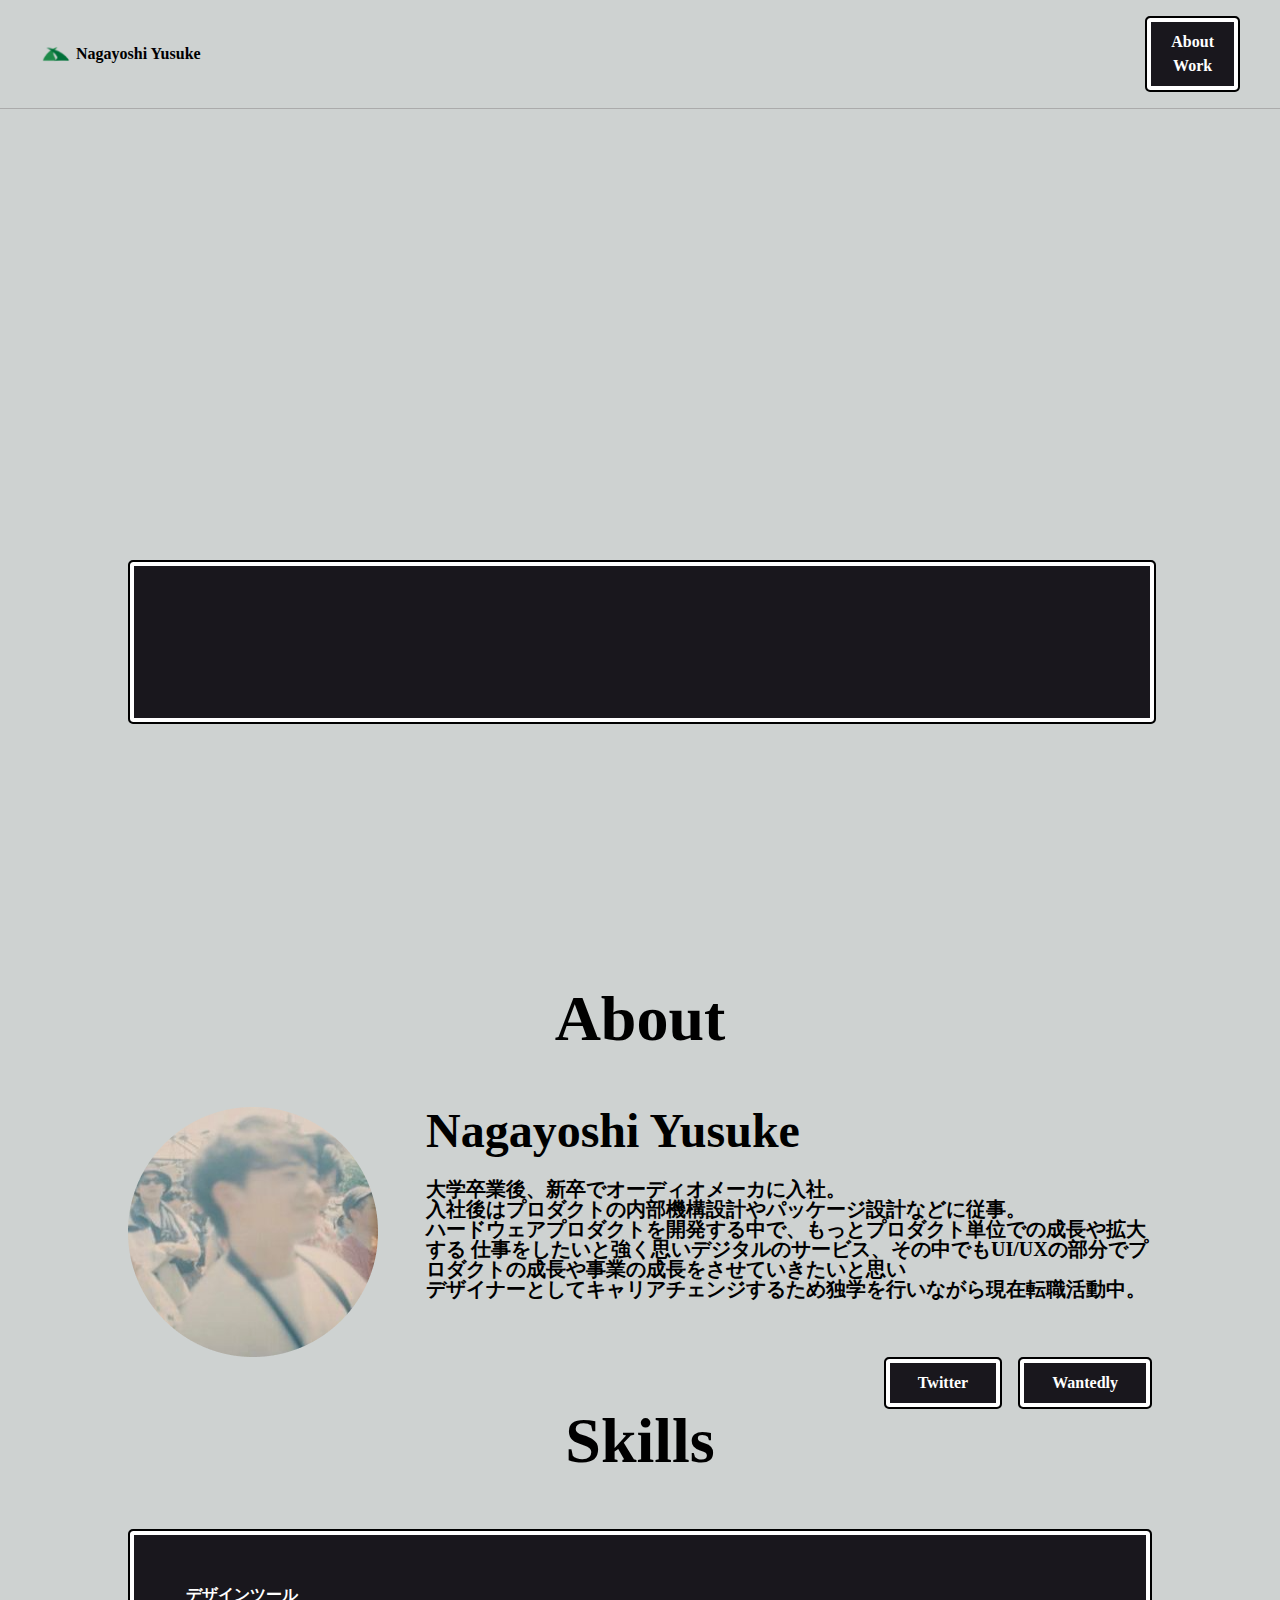
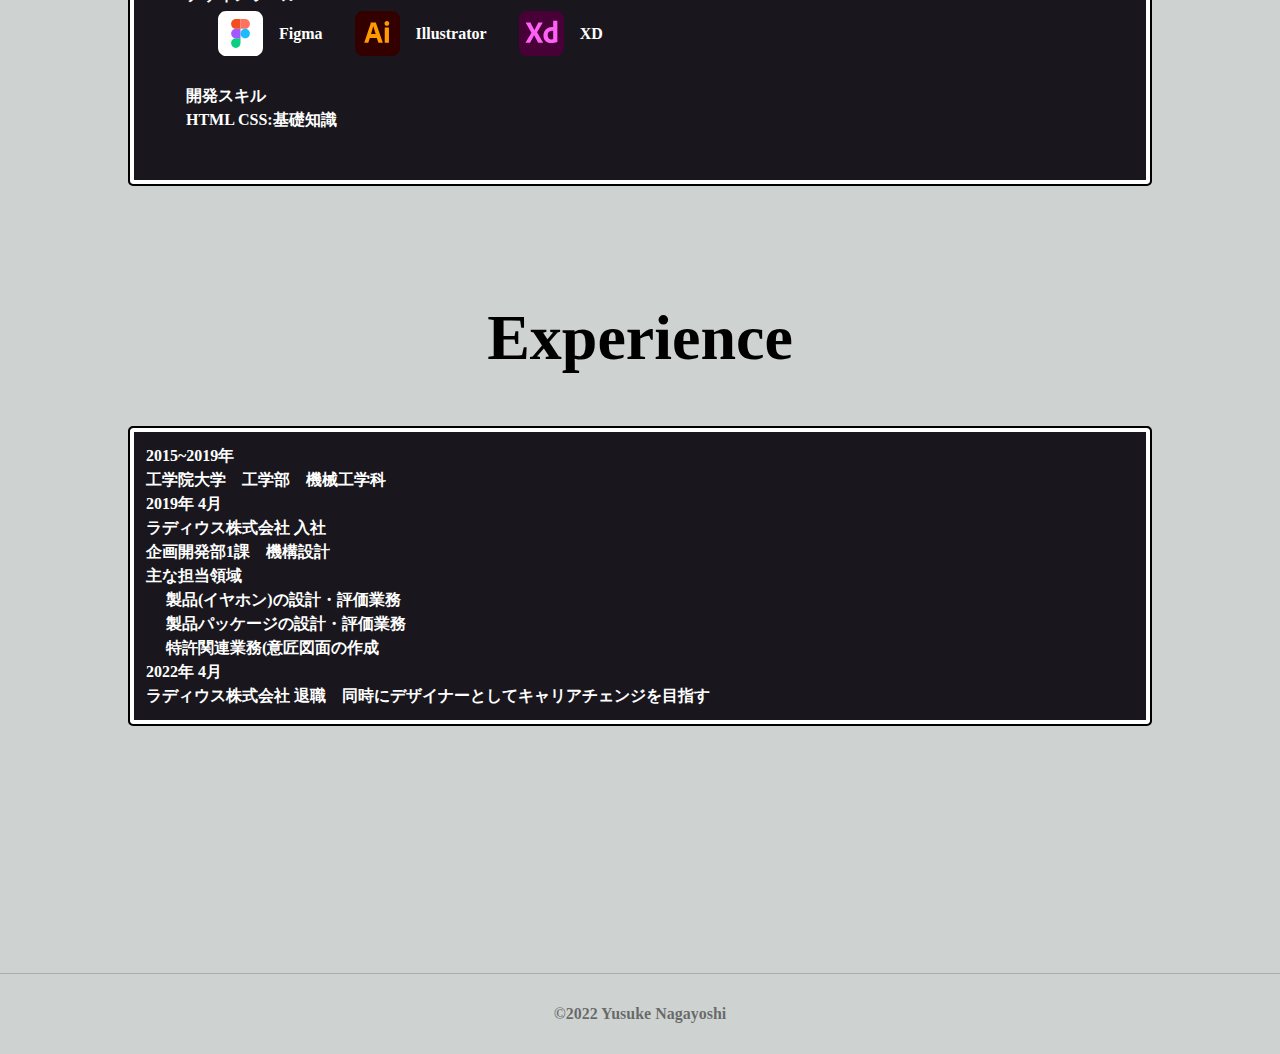
<file: index.html>
<!DOCTYPE html>
<html lang="ja">
<head>
     <!-- Global site tag (gtag.js) - Google Analytics -->
     <script async src="https://www.googletagmanager.com/gtag/js?id=UA-236569738-2"></script>
     <script>
       window.dataLayer = window.dataLayer || [];
       function gtag(){dataLayer.push(arguments);}
       gtag('js', new Date());
       gtag('config', 'UA-236569738-2');
     </script>
    <meta charset="UTF-8">
    <meta http-equiv="X-UA-Compatible" content="IE=edge">
    <meta name="viewport" content="width=device-width, initial-scale=1.0">
    <title>Nagayoshi Designer</title>
    <link rel="stylesheet" href="css/reset.css">
    <link rel="stylesheet" href="css/styles.css">

</head>
<body>
    <header>

        <div class="logo">
            <img src="img/logo.svg" width="32" height="32" >
            <p class="logo-pc">Nagayoshi Yusuke</p>
            <div class="nav-container-sp">
                <p class="logo-sp">Nagayoshi Yusuke</p>
                <div class="nav-button">
                    <p class="nav-slash-sp">/</p>
                    <a href="#" class="nav-about-sp" id="open">About</a>
                </div>
                <div id="mask" class="hidden"></div>
            </div>
        </div>

        <nav id="textboard-sp" class="hidden">
            <a href="index.html" class="nav-about">About</a>
            <a href="work.html" class="nav-work">Work</a>
        </nav>

        <nav class="textboard">
            <a href="index.html" class="nav-about">About</a>
            <a href="work.html" class="nav-work">Work</a>
        </nav>
    
    </header>

    <main>
        <!-- <div class="main-pic-container">
            <img src="img/Twitter_icon_02.png" alt="">
        </div> -->
        <div class="key-frame">
            <!-- <img src="img/key.svg" width="640" height="232" class="key"> -->
            <!-- <img src="img/key.svg"  class="key"> -->
            <div class ="main-frame">
                <!-- <p class ="main-frame-text">なんと　ナガヨシが　おきあがり<br>
                    なかまに　なりたそうに　こちらをみている!<br>
                    ポートフォリオを　みてみますか？
                </p> -->
                <div class ="main-frame-text">
                    <p class="flowing">なんと　ナガヨシが　おきあがり</p>
                    <p class="flowing">なかまに　なりたそうに　こちらをみている!</p>
                    <p class="flowing">ポートフォリオを　みてみますか？</p>
                </div>
            </div>
        </div>
        <!-- <img src="img/key.svg" width="32" height="32">
        <div class ="main-frame">
            <p class ="main-frame-text">なんと　ナガヨシが　おきあがり<br>
                なかまに　なりたそうに　こちらをみている!<br>
                ポートフォリオを　みてみますか？
            </p>
        </div> -->

        <!-- <div class ="text-box">
                <p>なんと　ナガヨシが　おきあがり<br>
                なかまに　なりたそうに　こちらをみている!<br>
                ポートフォリオを　みてみますか？</p>
        </div> -->

        


        <div class ="main-about">
            <h1 class = "section-title">About</h1>

            <div class="about-profile-container">

                <img src="img/profile.png"　 class="profile-img">

                <div class="about-name-container">
                    <p class="about-name">Nagayoshi Yusuke</p>
                    <p class="about-profile-text">大学卒業後、新卒でオーディオメーカに入社。<br>
                    入社後はプロダクトの内部機構設計やパッケージ設計などに従事。<br>
                    ハードウェアプロダクトを開発する中で、もっとプロダクト単位での成長や拡大する
                    仕事をしたいと強く思いデジタルのサービス、その中でもUI/UXの部分でプロダクトの成長や事業の成長をさせていきたいと思い<br>
                    デザイナーとしてキャリアチェンジするため独学を行いながら現在転職活動中。<br>
                    </p>
                </div>

            </div>


            <div class="SNS-link">
                <div class="SNS-button">
                    <a href="https://twitter.com/Yuus77777" target="_blank" rel="noopener noreferrer">Twitter</a>
                </div>

                <div class="SNS-button">
                    <a href="https://www.wantedly.com/id/yusuke_nagayoshi" target="_blank" rel="noopener noreferrer">Wantedly</a>
                </div>
            </div>

        </div>

        <div class ="main-skills">
            <h1 class = "section-title">Skills</h1>
            <div class="skills-container">
                <div class="design-tools">
                    <p class="design-tools-name">デザインツール</p>
                    <ul class="tools-name">
                        <li class="tools">
                            <img src="img/Figma.svg">
                            <p class="tool">Figma</p>
                        </li>
                        <li class="tools">
                            <img src="img/Illustrator.svg">
                            <p class="tool">Illustrator</p>
                        </li>
                        <li class="tools">
                            <img src="img/Xd.svg">
                            <p class="tool">XD</p>
                        </li>
                        <!-- <li>
                            <img src="">
                            <p class="tool">Blender</p>
                        </li> -->
                    </ul>

                </div>

                <div class="dev-tools">
                    <p class="dev-tools-name">開発スキル</p>
                    <p>HTML CSS:基礎知識</p>
                    
                </div>

            </div>
        </div>

        <div class="main-experience">
            <h1 class = "section-title">Experience</h1>
            <div class="experience-container">
                <p class="experinece-text">
                    2015~2019年<br>
                    工学院大学　工学部　機械工学科<br>
                    2019年 4月<br>
                    ラディウス株式会社 入社 <br>
                    企画開発部1課　機構設計<br>
                    主な担当領域<br>
                    &nbsp; &nbsp; &nbsp;製品(イヤホン)の設計・評価業務<br>
                    &nbsp; &nbsp; &nbsp;製品パッケージの設計・評価業務<br>
                    &nbsp; &nbsp; &nbsp;特許関連業務(意匠図面の作成<br>
                    2022年 4月<br>
                    ラディウス株式会社 退職　同時にデザイナーとしてキャリアチェンジを目指す<br>
                </p>

        </div>
    </main>

    <footer>
        <div class="footer-container">
            <p class="footer-text">©︎2022 Yusuke Nagayoshi</p>
        </div>
    </footer>




    




    <script src="js/main.js"></script>

</body>
</html>
</file>
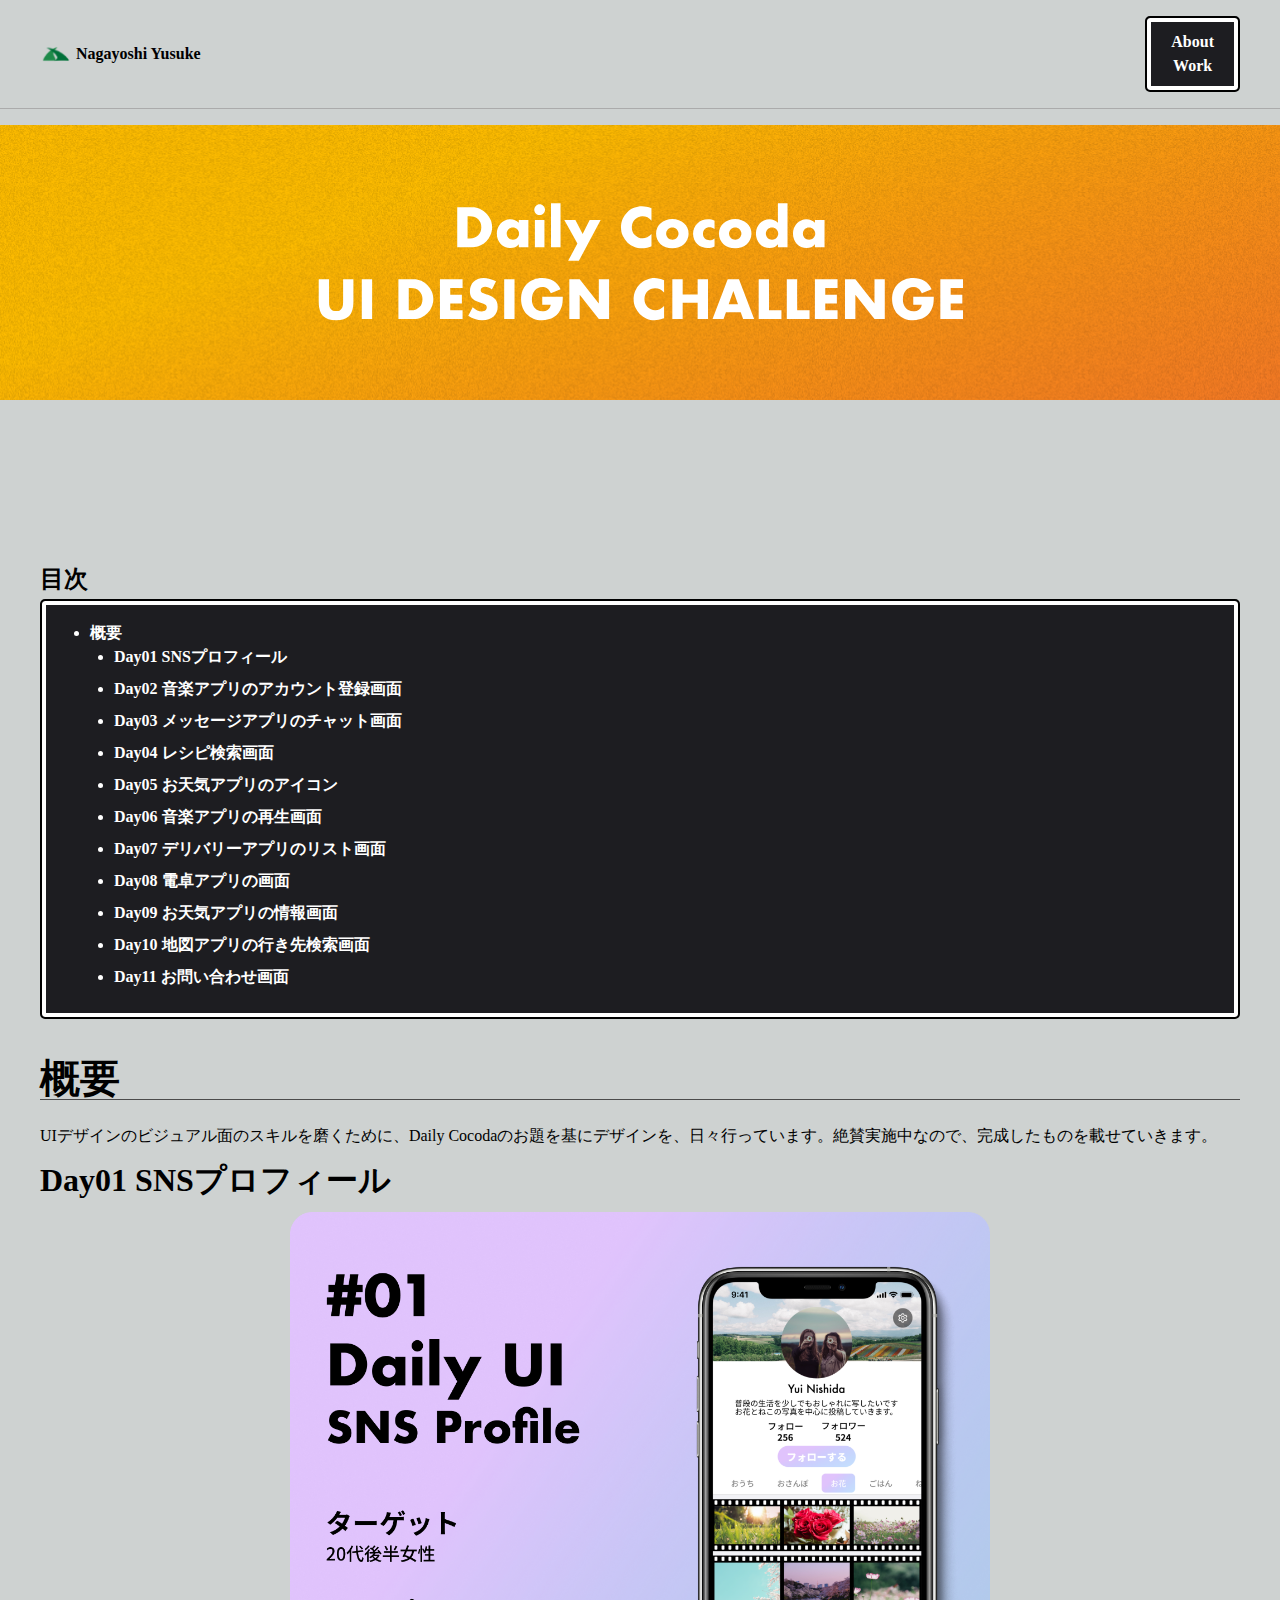
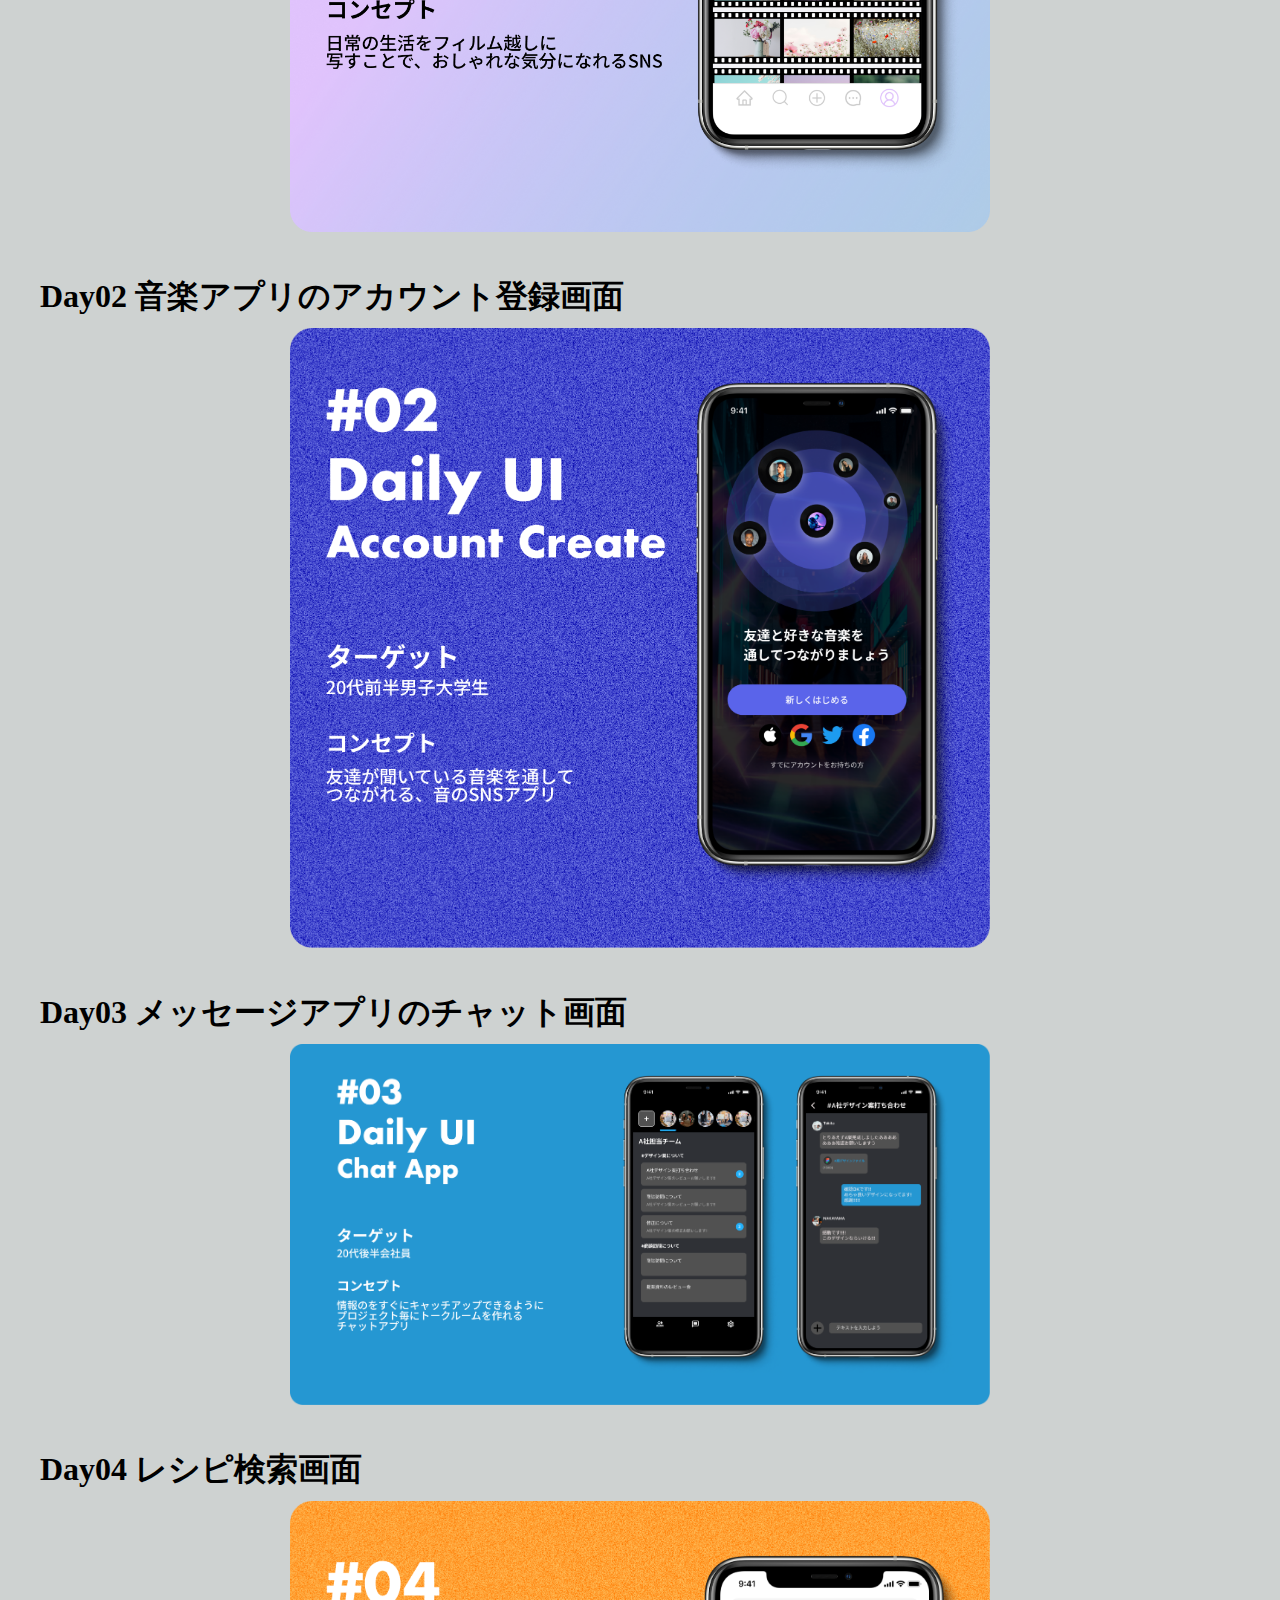
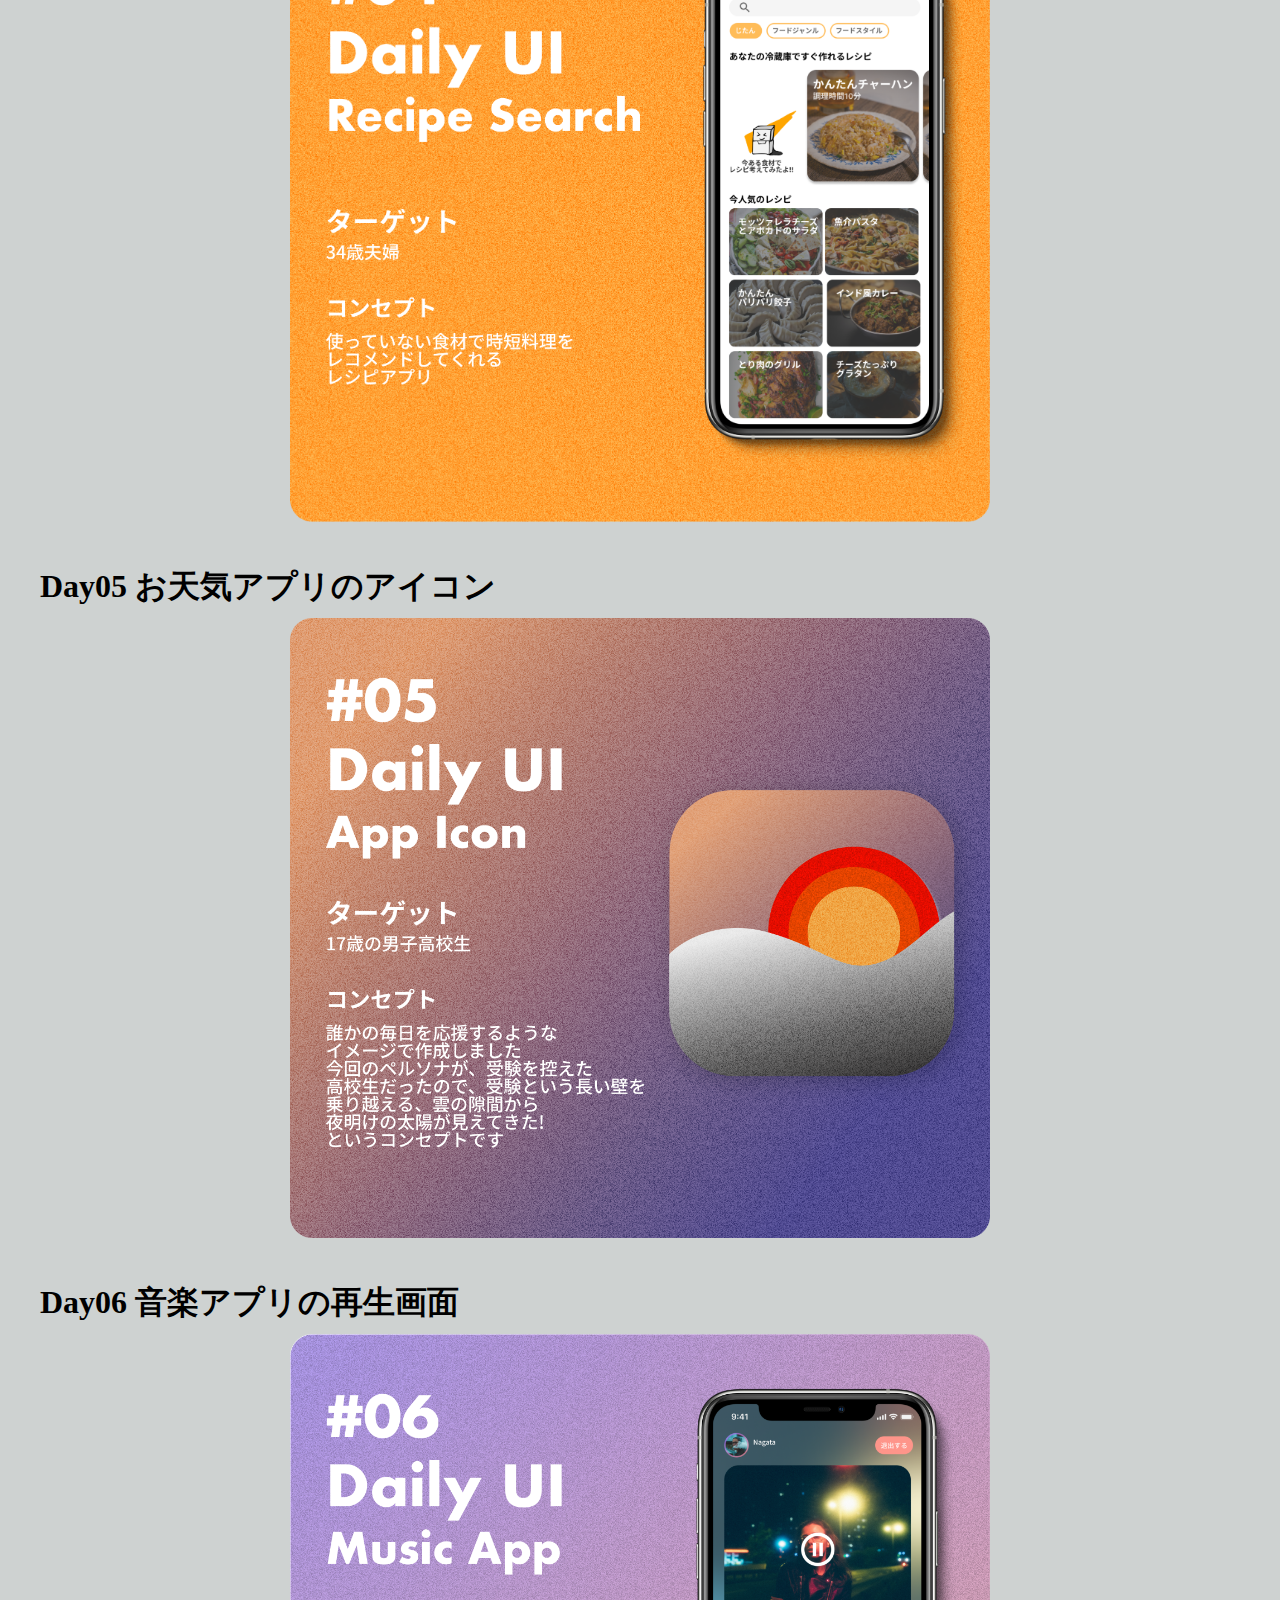
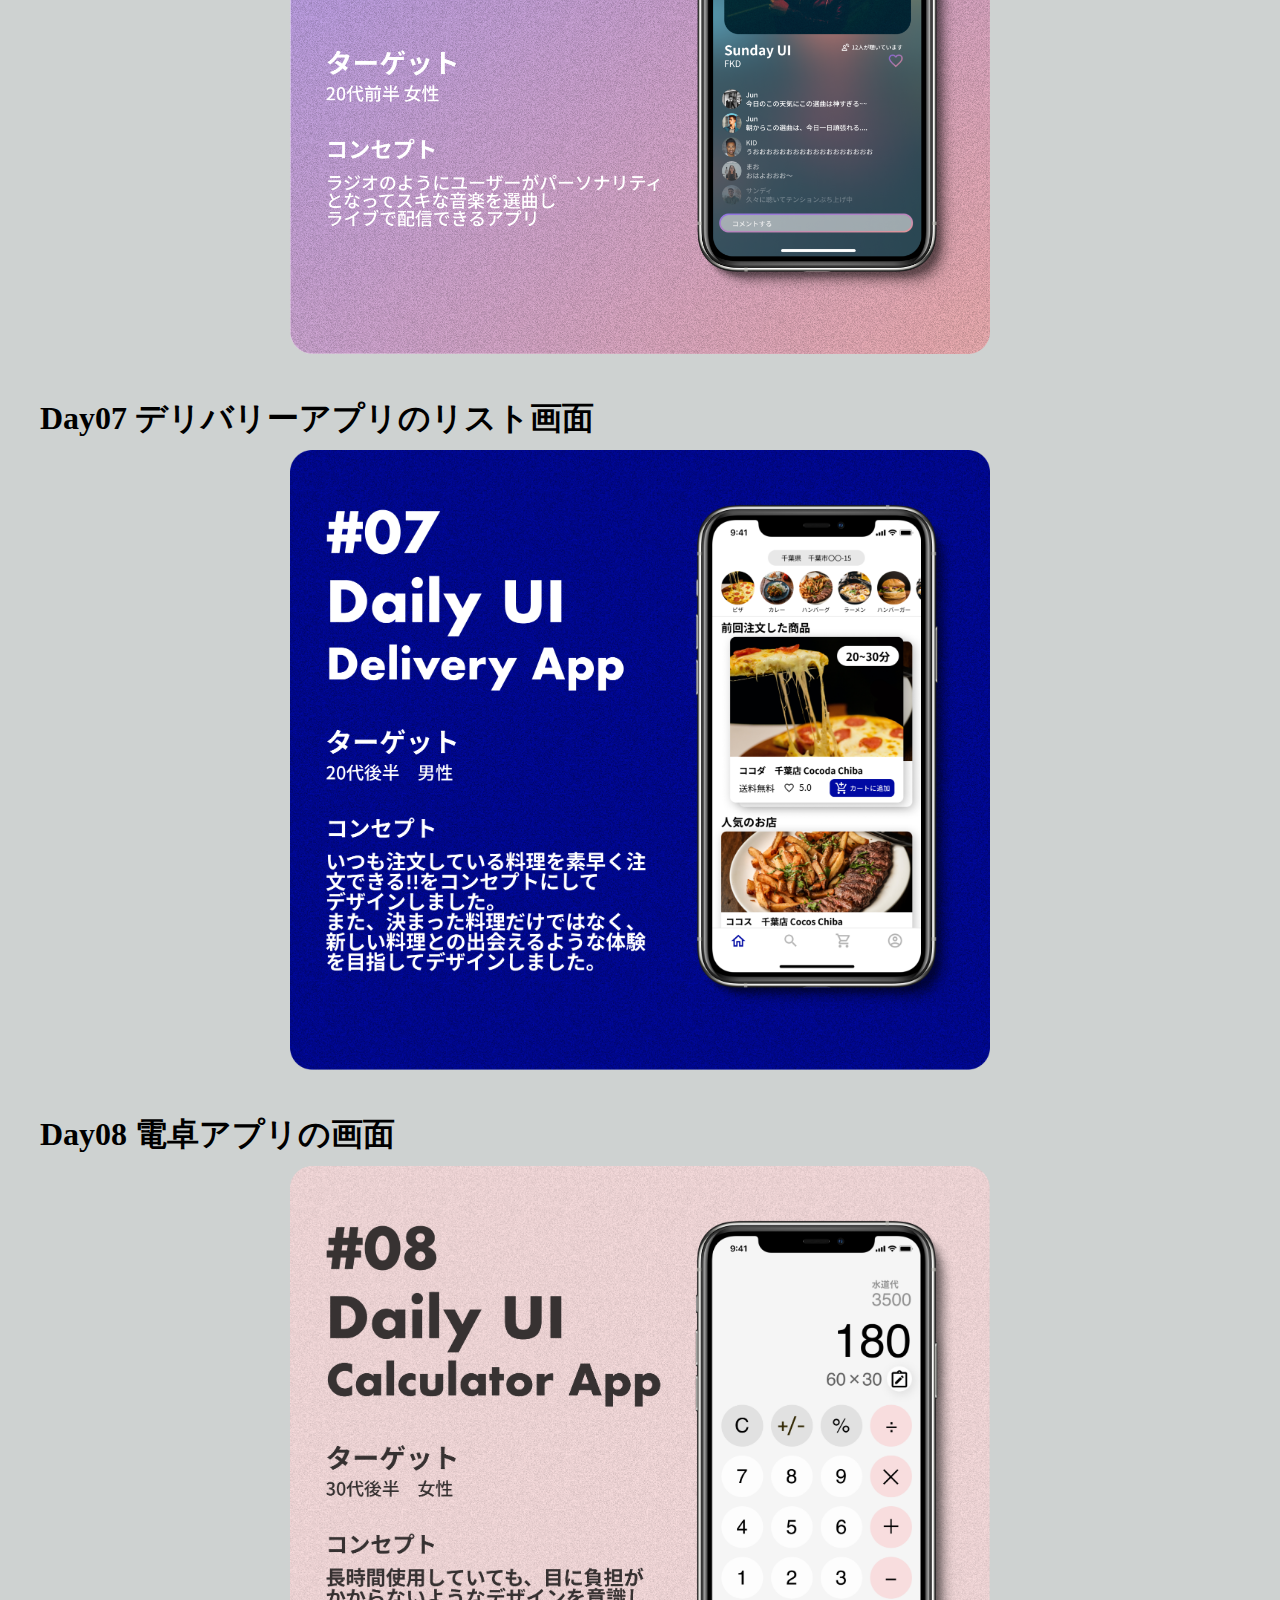
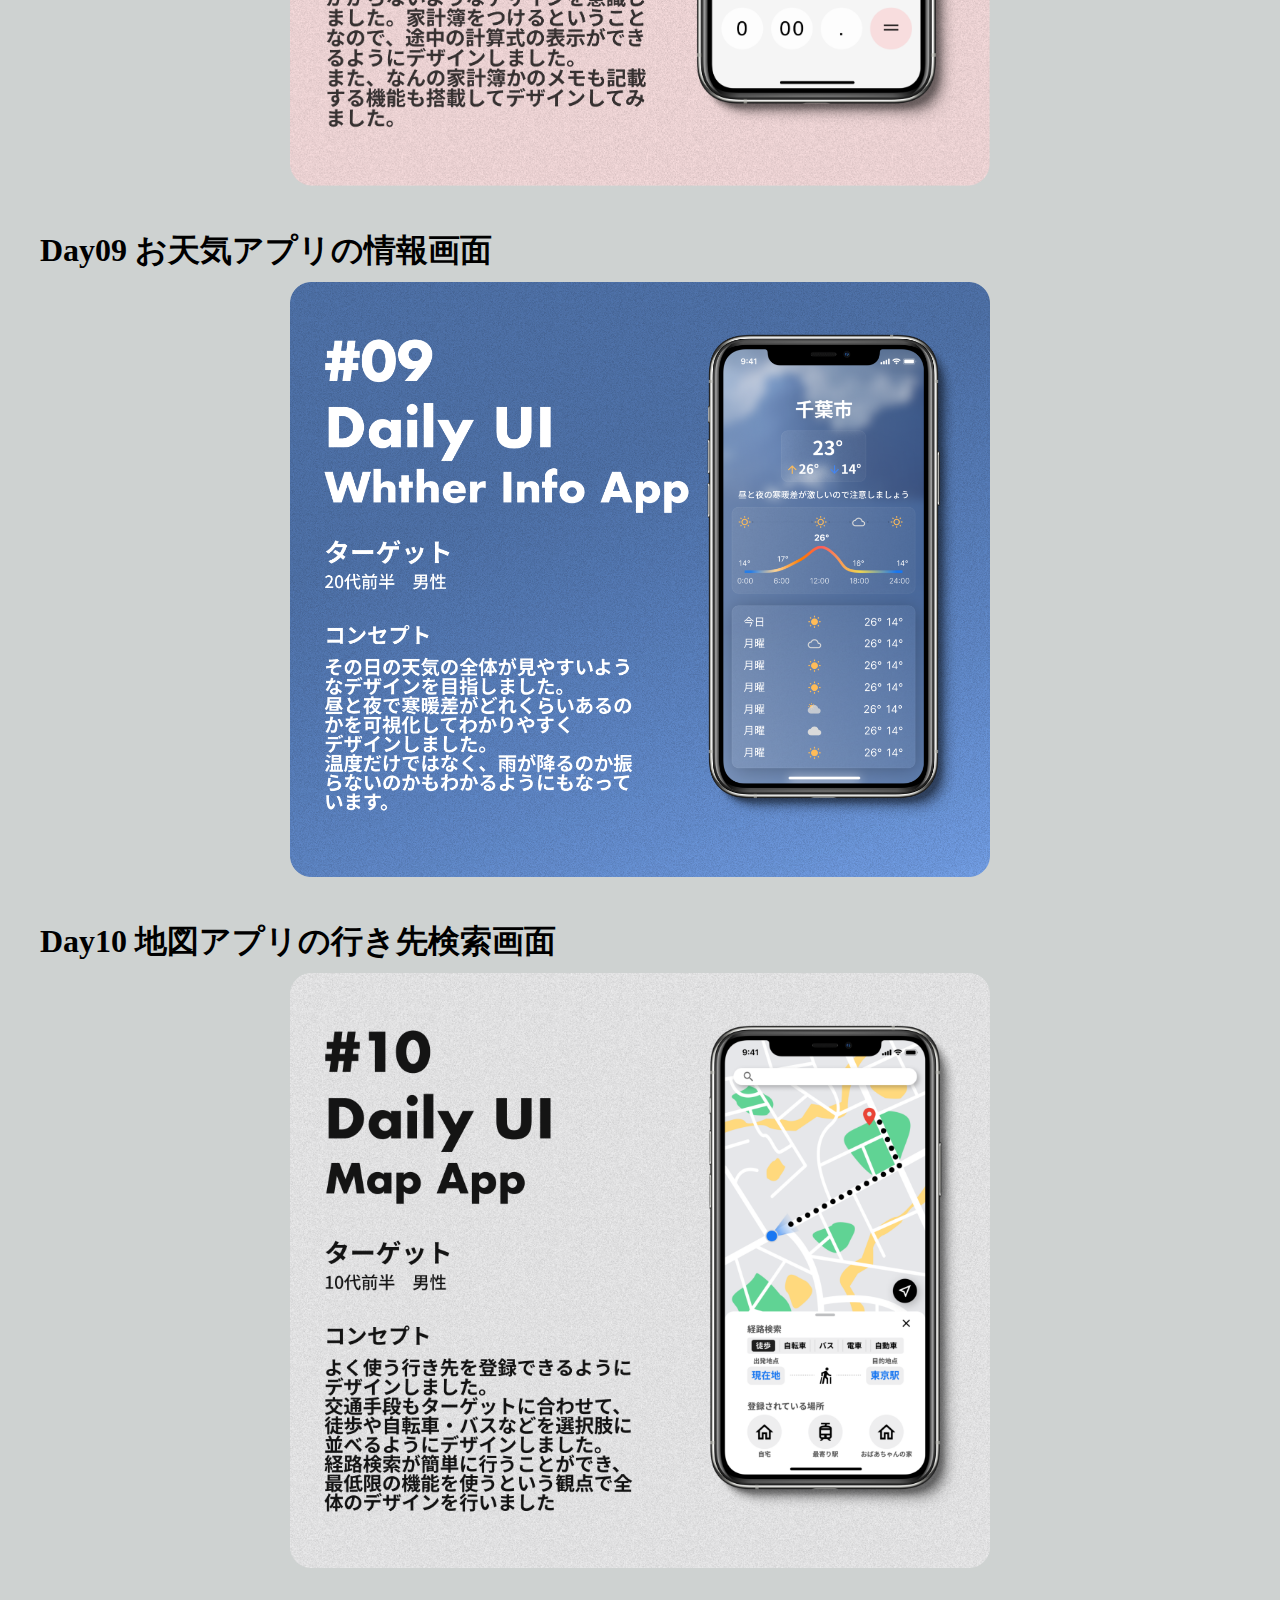
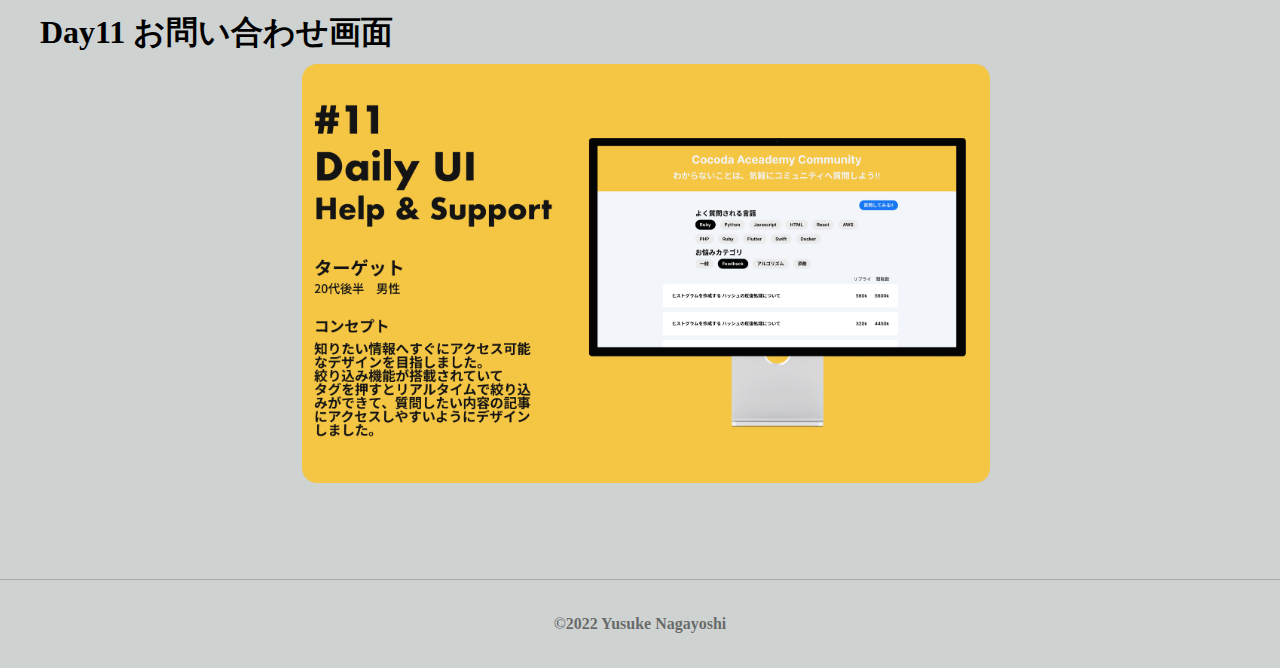
<file: dailyui.html>
<!DOCTYPE html>
<html lang="ja">
<head>
    <!-- Global site tag (gtag.js) - Google Analytics -->
    <script async src="https://www.googletagmanager.com/gtag/js?id=UA-236569738-5"></script>
    <script>
        window.dataLayer = window.dataLayer || [];
        function gtag(){dataLayer.push(arguments);}
        gtag('js', new Date());

        gtag('config', 'UA-236569738-5');
    </script>

    <meta charset="UTF-8">
    <meta http-equiv="X-UA-Compatible" content="IE=edge">
    <meta name="viewport" content="width=device-width, initial-scale=1.0">
    <title>Nagayoshi Designer</title>
    <link rel="stylesheet" href="css/reset.css">
    <link rel="stylesheet" href="css/styles_subscrify.css">

</head>


<body>
    <header>

        <div class="logo">
            <img src="img/logo.svg" width="32" height="32" >
            <p class="logo-pc">Nagayoshi Yusuke</p>
            <div class="nav-container-sp">
                <p class="logo-sp">Nagayoshi Yusuke</p>
                <div class="nav-button">
                    <p class="nav-slash-sp">/</p>
                    <a href="#" class="nav-about-sp" id="open">About</a>
                </div>
                <div id="mask" class="hidden"></div>
            </div>
        </div>

        <nav id="textboard-sp" class="hidden">
            <a href="index.html" class="nav-about">About</a>
            <a href="work.html" class="nav-work">Work</a>
        </nav>

        <nav class="textboard">
            <a href="index.html" class="nav-about">About</a>
            <a href="work.html" class="nav-work">Work</a>
        </nav>
    
    </header>

    <main>
        <div class="Thumbnail">
            <img src="img/dailyui/dailyui_Thumbnail.svg"  class="ThumbnailImg">
        </div>
        <div class="container">

            <div class="mokuji">目次</div>
            <div id="toc"　class="mokuji"></div>

            <div class="Discription">
                <h1 class="SectionTitle">概要</h1>
                <p class="OverviewDiscription">UIデザインのビジュアル面のスキルを磨くために、Daily Cocodaのお題を基にデザインを、日々行っています。絶賛実施中なので、完成したものを載せていきます。</p>
                <div class="SubDiscription">
                    <h2 class="SubTitle">Day01 SNSプロフィール</h2>
                    <img src="img/dailyui/dailyUI01.png"  class="ContentsImg">

                    <h2 class="SubTitle">Day02 音楽アプリのアカウント登録画面</h2>
                    <img src="img/dailyui/DailyUI02.png"  class="ContentsImg">

                    <h2 class="SubTitle">Day03 メッセージアプリのチャット画面</h2>
                    <img src="img/dailyui/DailyUI03.png"  class="ContentsImg">

                    <h2 class="SubTitle">Day04 レシピ検索画面</h2>
                    <img src="img/dailyui/DailyUI04.png"  class="ContentsImg">

                    <h2 class="SubTitle">Day05 お天気アプリのアイコン</h2>
                    <img src="img/dailyui/DailyUI05.png"  class="ContentsImg">

                    <h2 class="SubTitle">Day06 音楽アプリの再生画面</h2>
                    <img src="img/dailyui/DailyUI06.png"  class="ContentsImg">

                    <h2 class="SubTitle">Day07 デリバリーアプリのリスト画面</h2>
                    <img src="img/dailyui/DailyUI07.png"  class="ContentsImg">

                    <h2 class="SubTitle">Day08 電卓アプリの画面</h2>
                    <img src="img/dailyui/DailyUI08.png"  class="ContentsImg">

                    <h2 class="SubTitle">Day09 お天気アプリの情報画面</h2>
                    <img src="img/dailyui/DailyUI09.png"  class="ContentsImg">

                    <h2 class="SubTitle">Day10 地図アプリの行き先検索画面</h2>
                    <img src="img/dailyui/DailyUI10.png"  class="ContentsImg">

                    <h2 class="SubTitle">Day11 お問い合わせ画面</h2>
                    <img src="img/dailyui/DailyUI11.png"  class="ContentsImg">
                    
                </div>
            </div>
        </div>
    </main>

    <footer>
        <div class="footer-container">
            <p class="footer-text">©︎2022 Yusuke Nagayoshi</p>
        </div>
    </footer>




    <script src="js/main.js"></script>
    <script src="js/toc.js"></script>
    

</body>
</html>
</file>
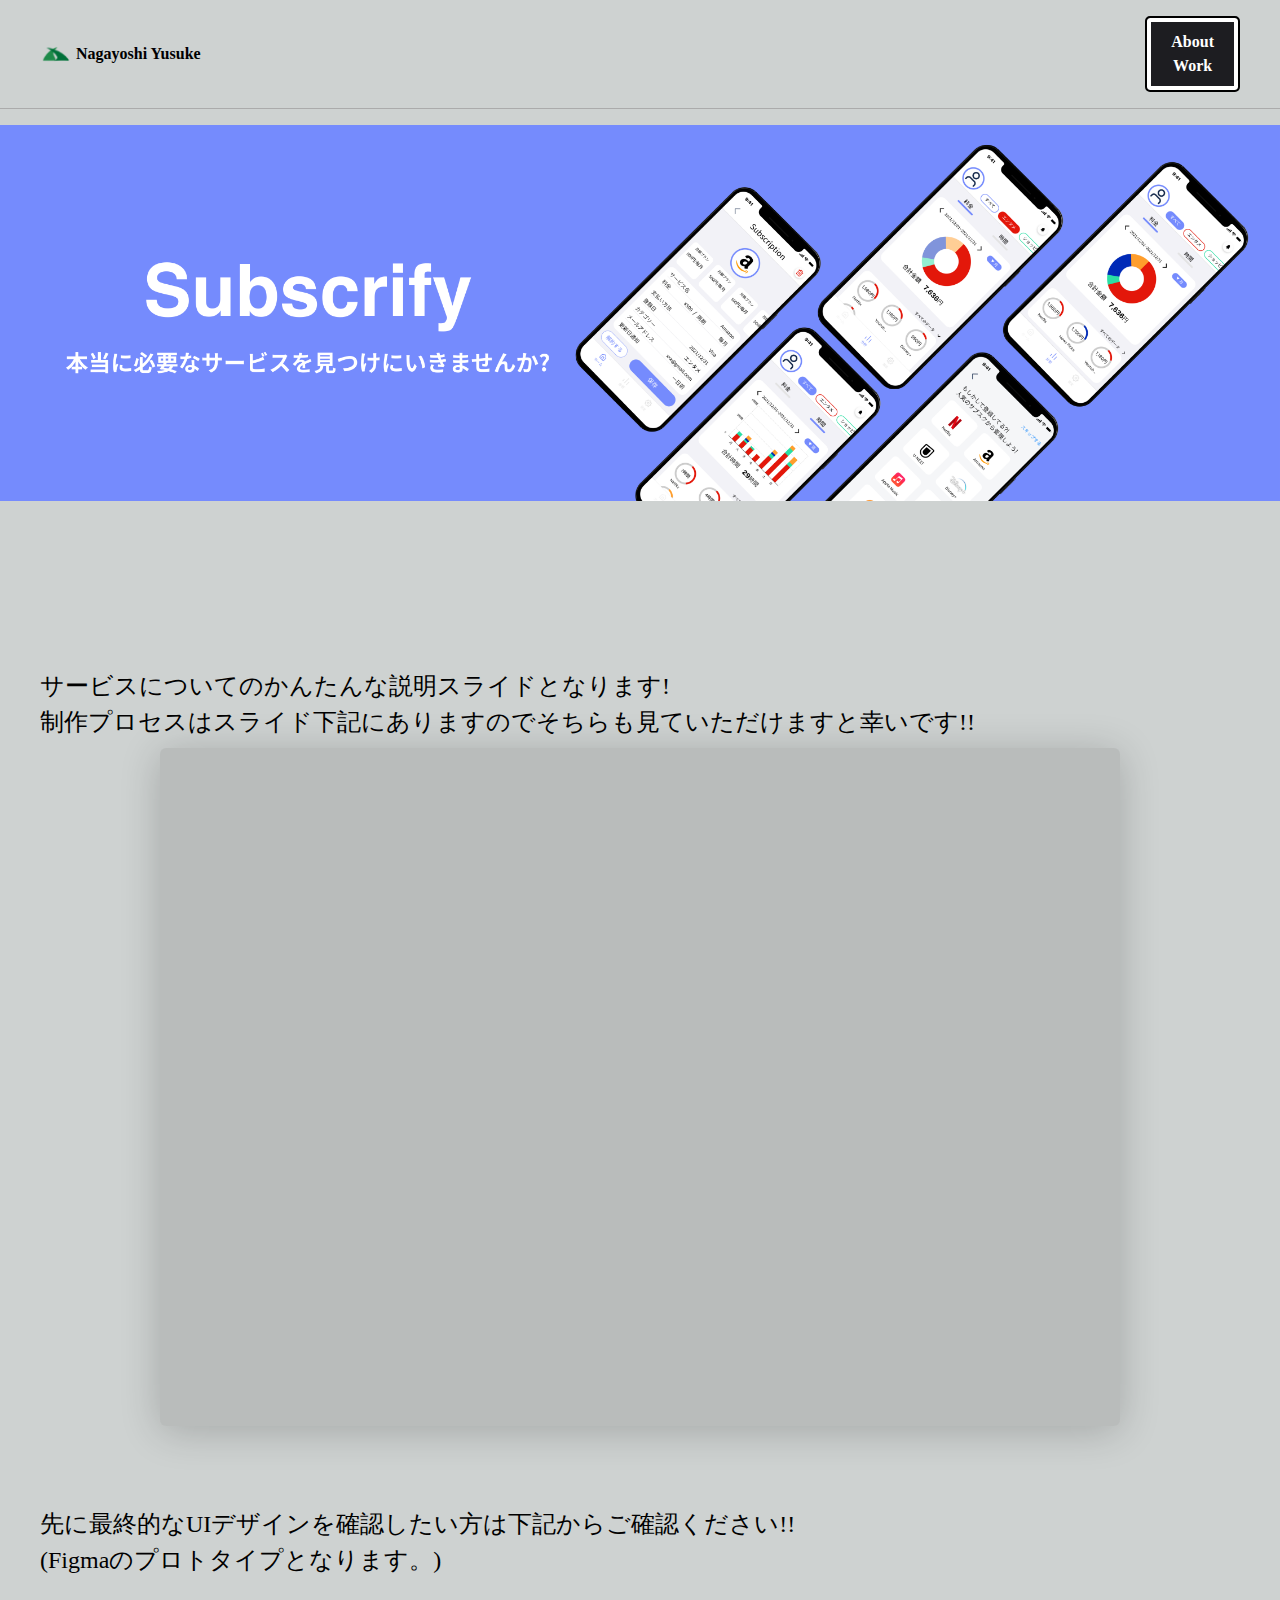
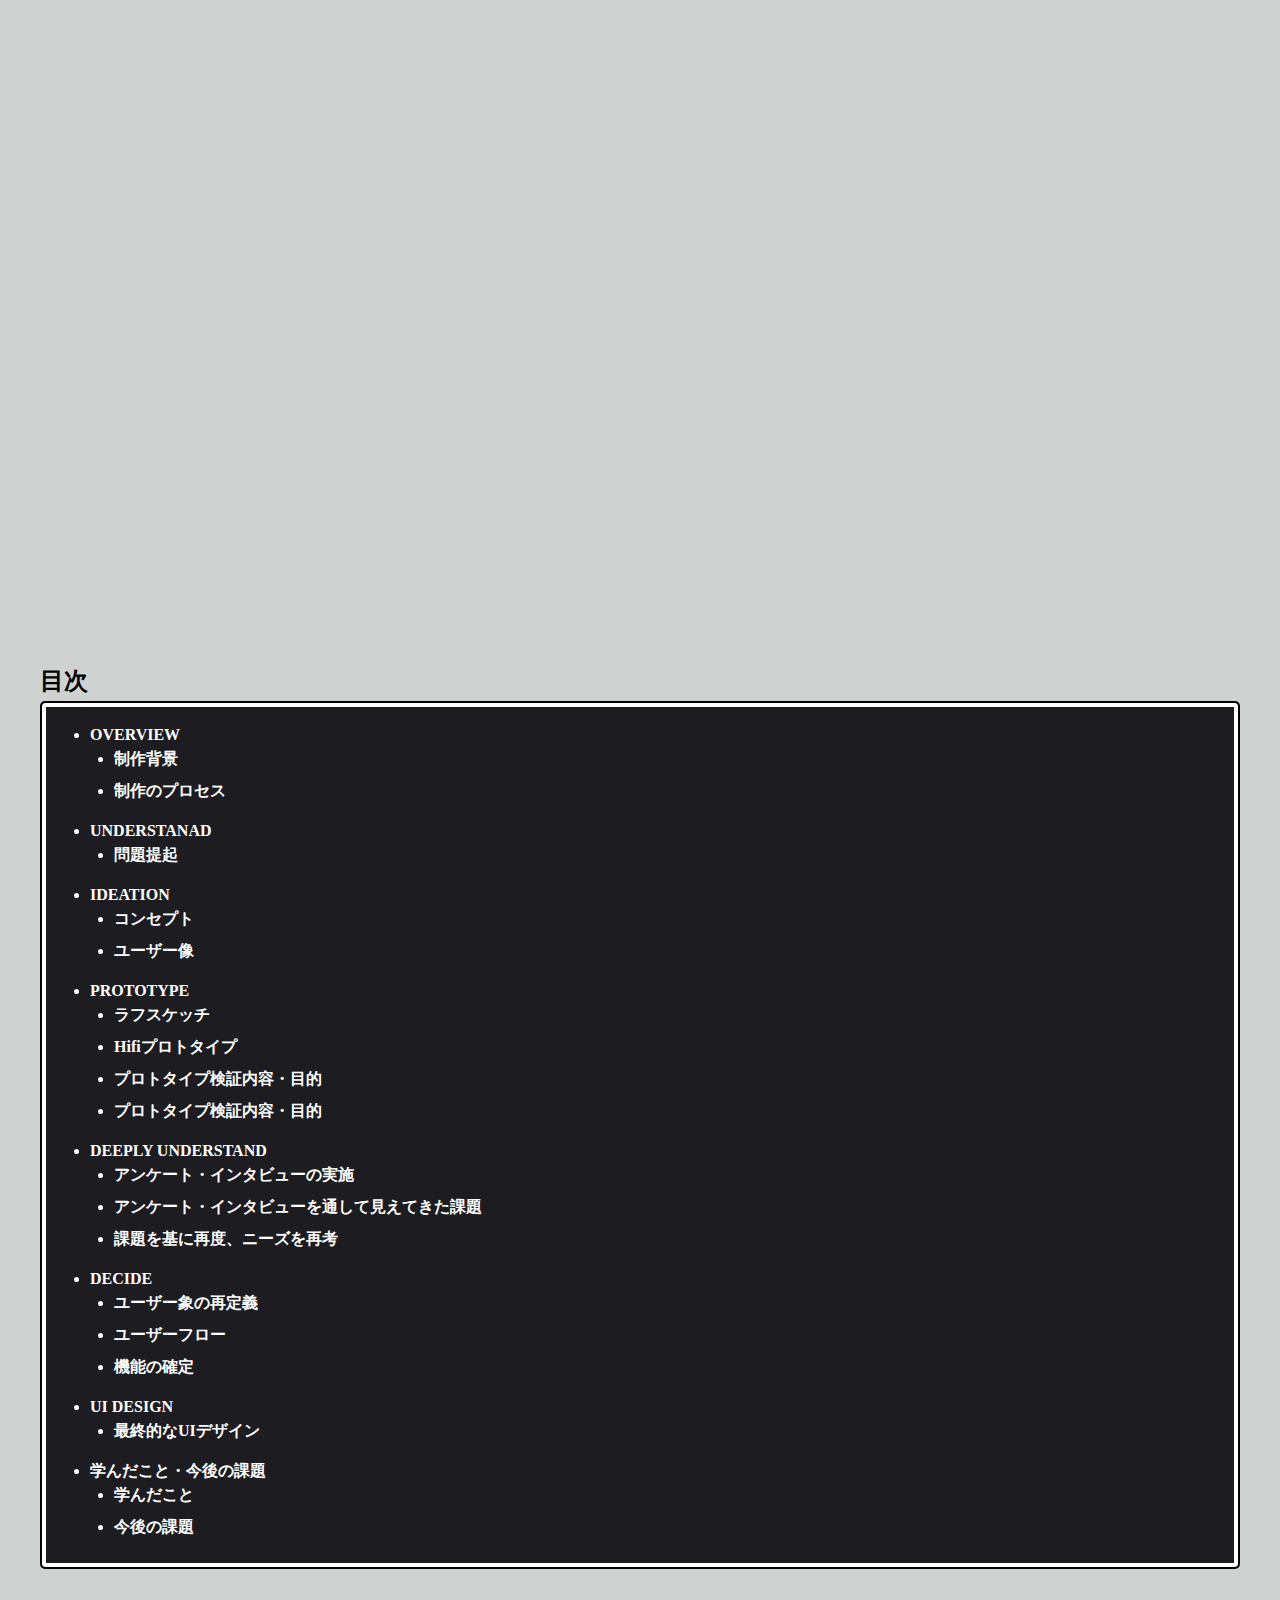
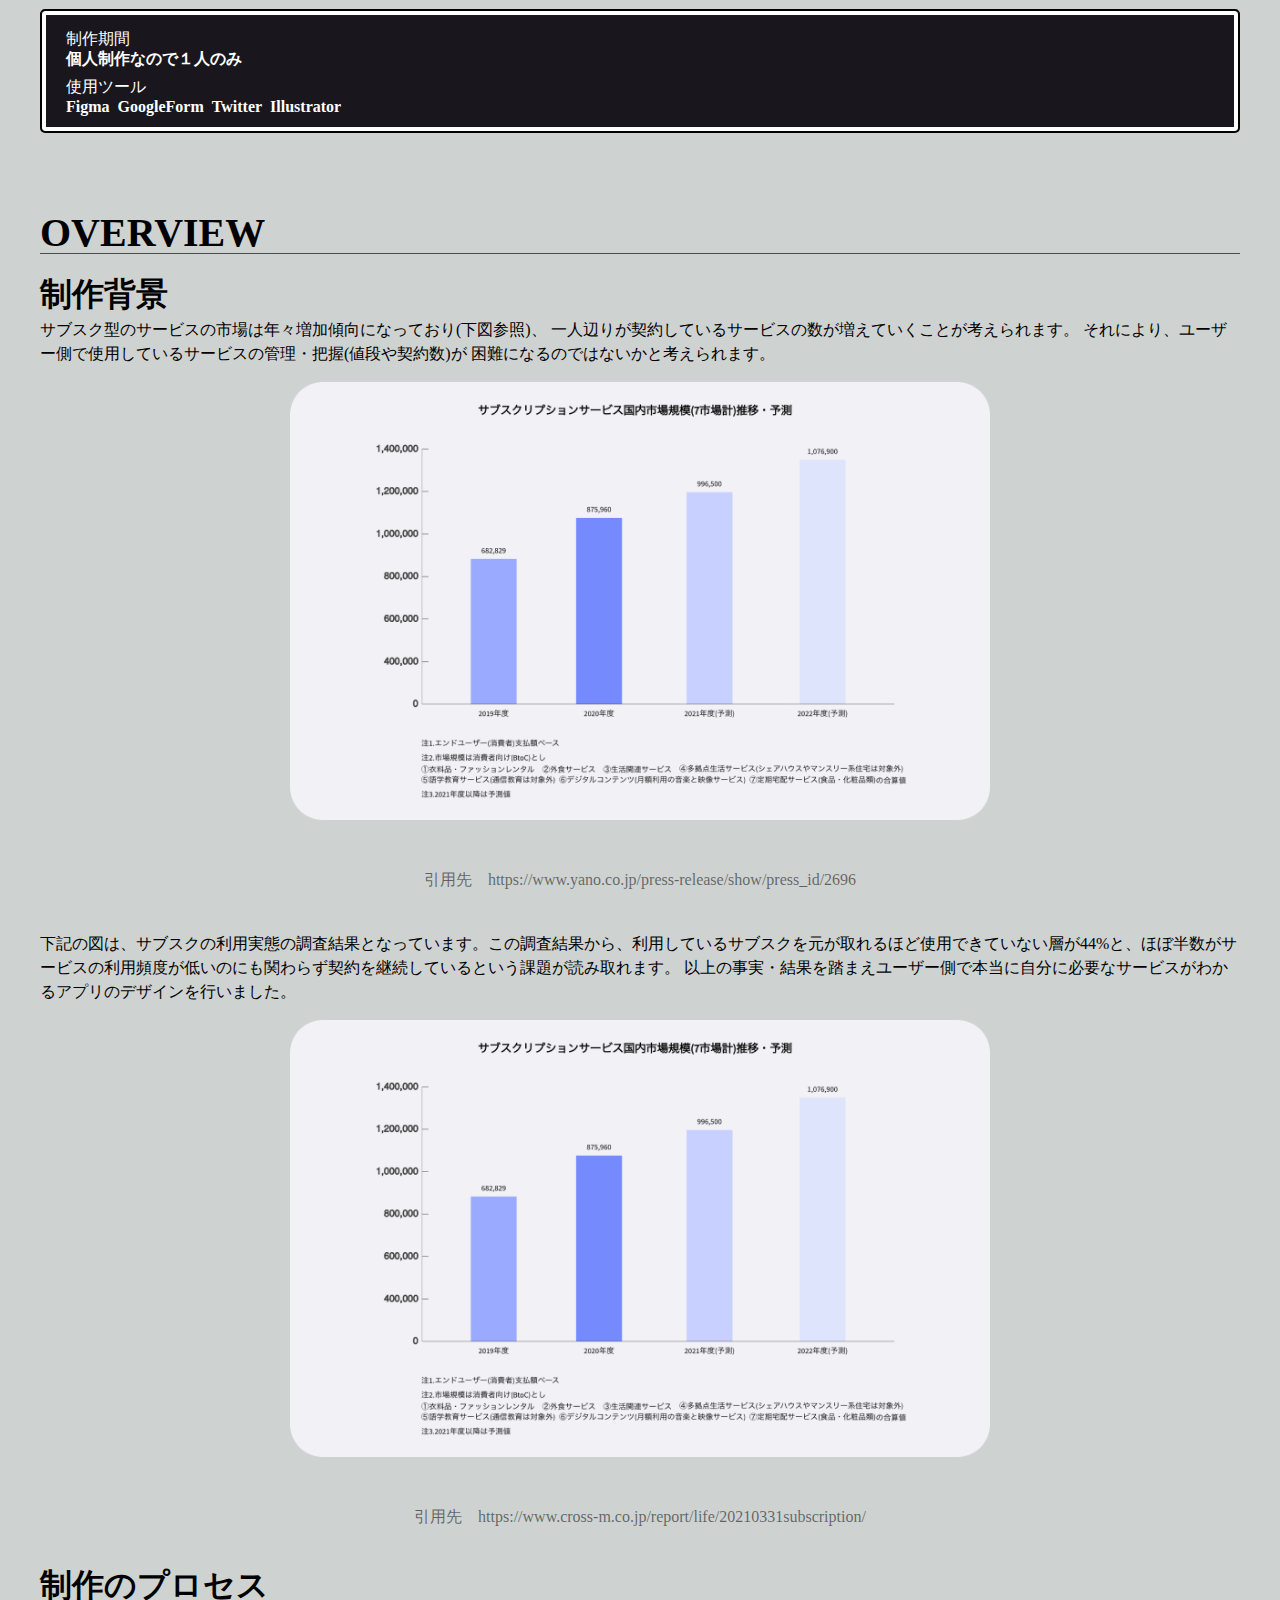
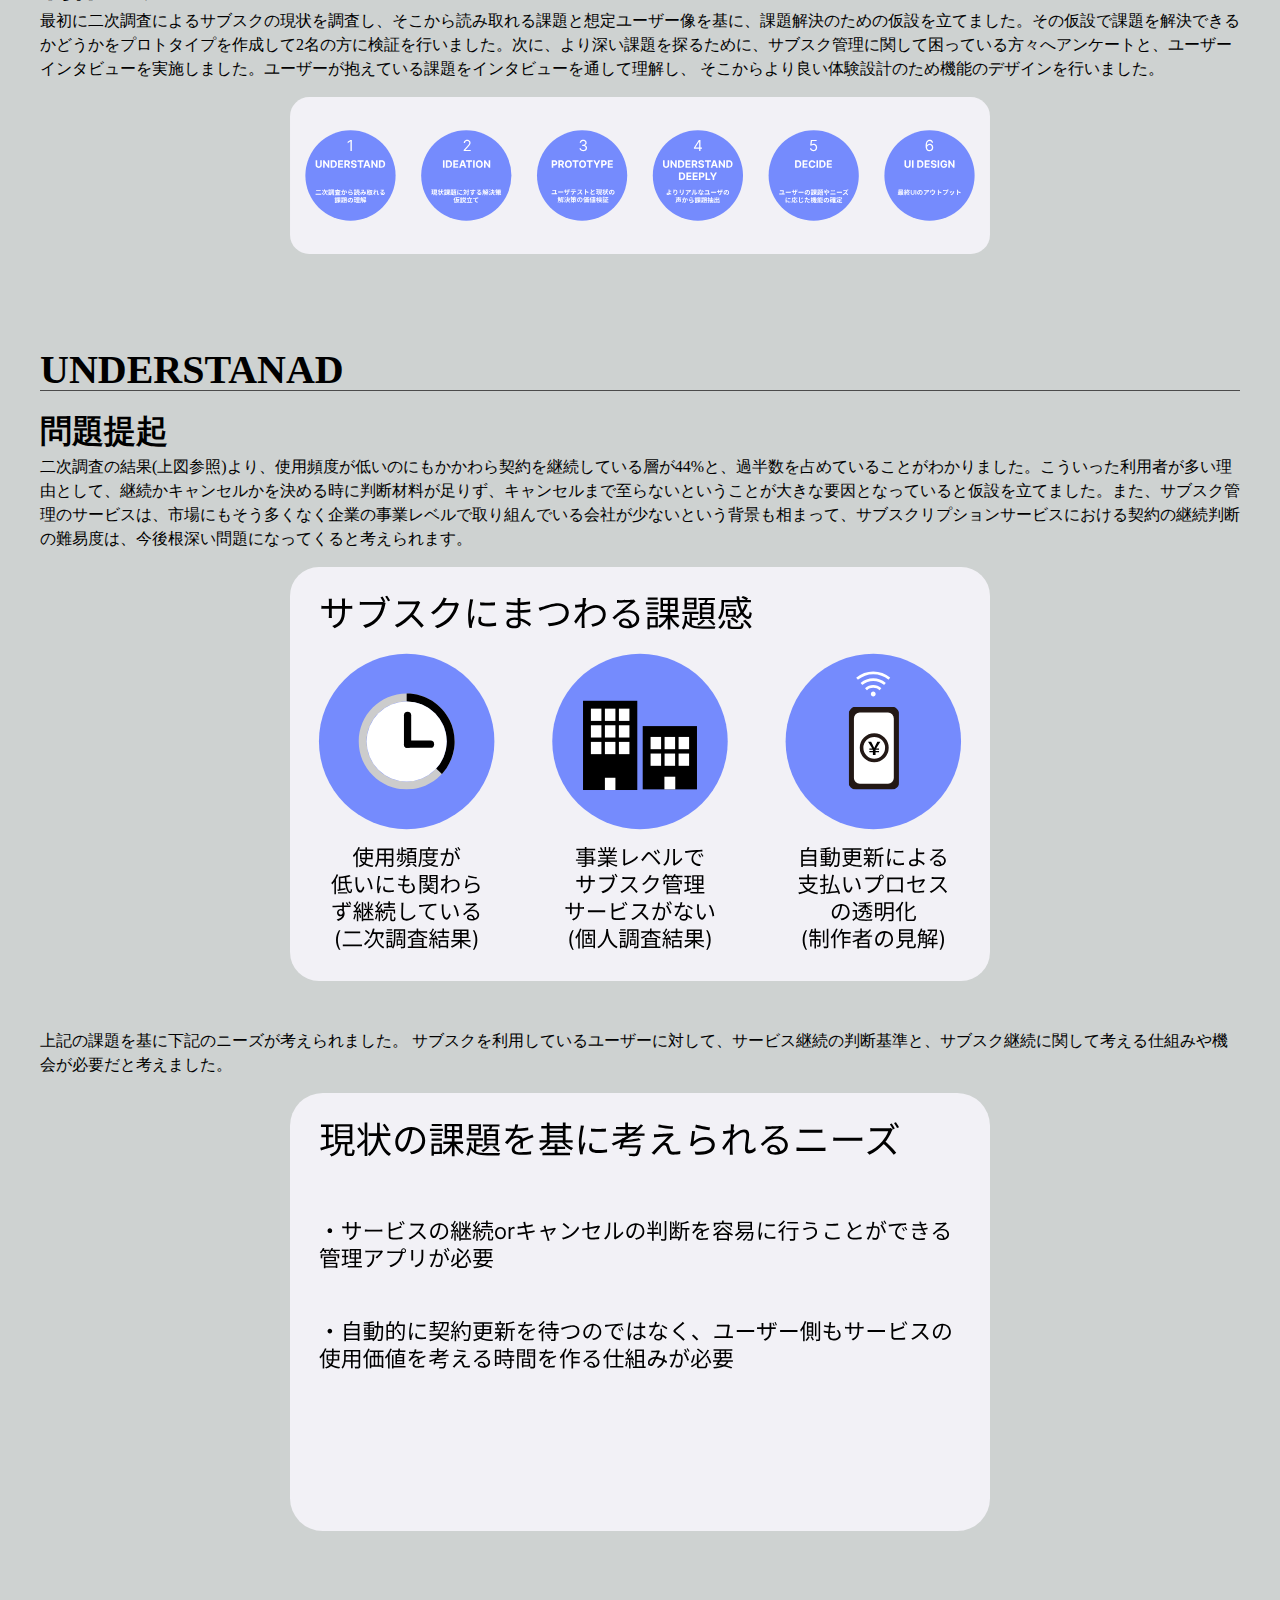
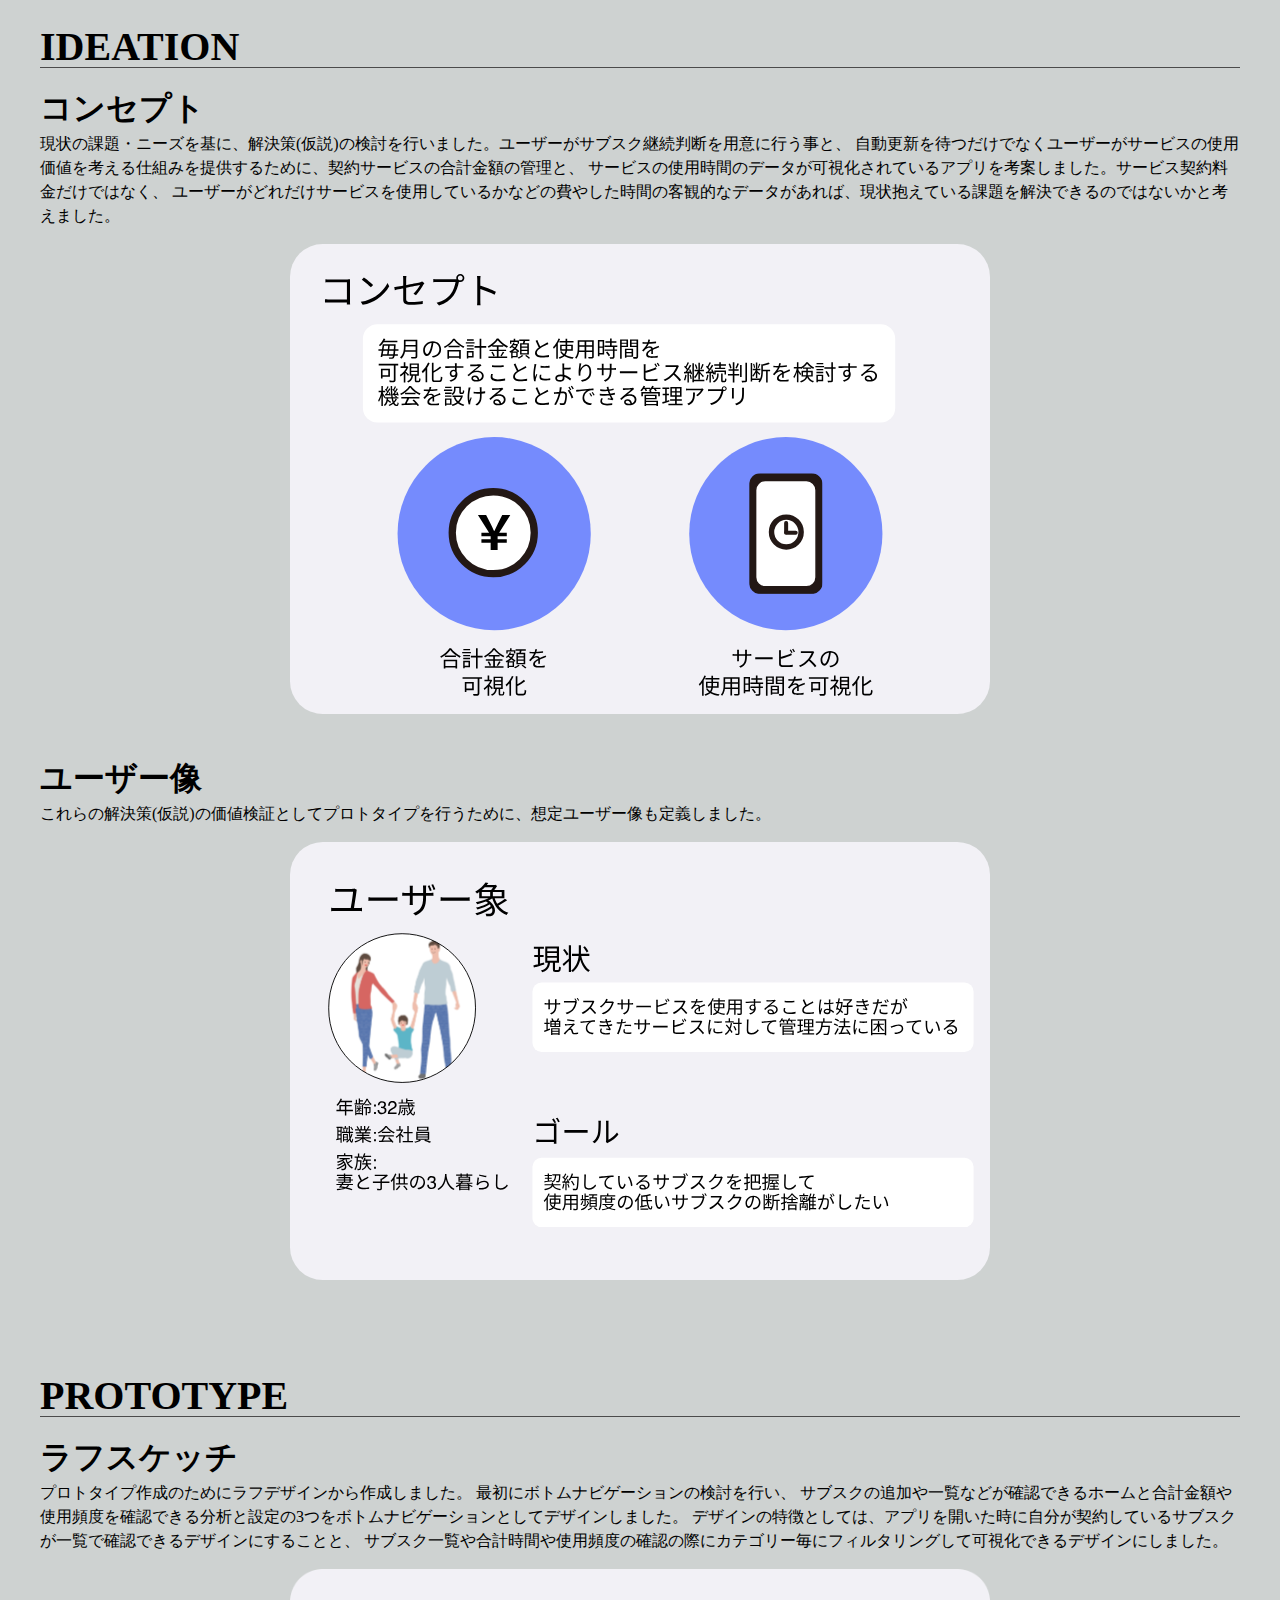
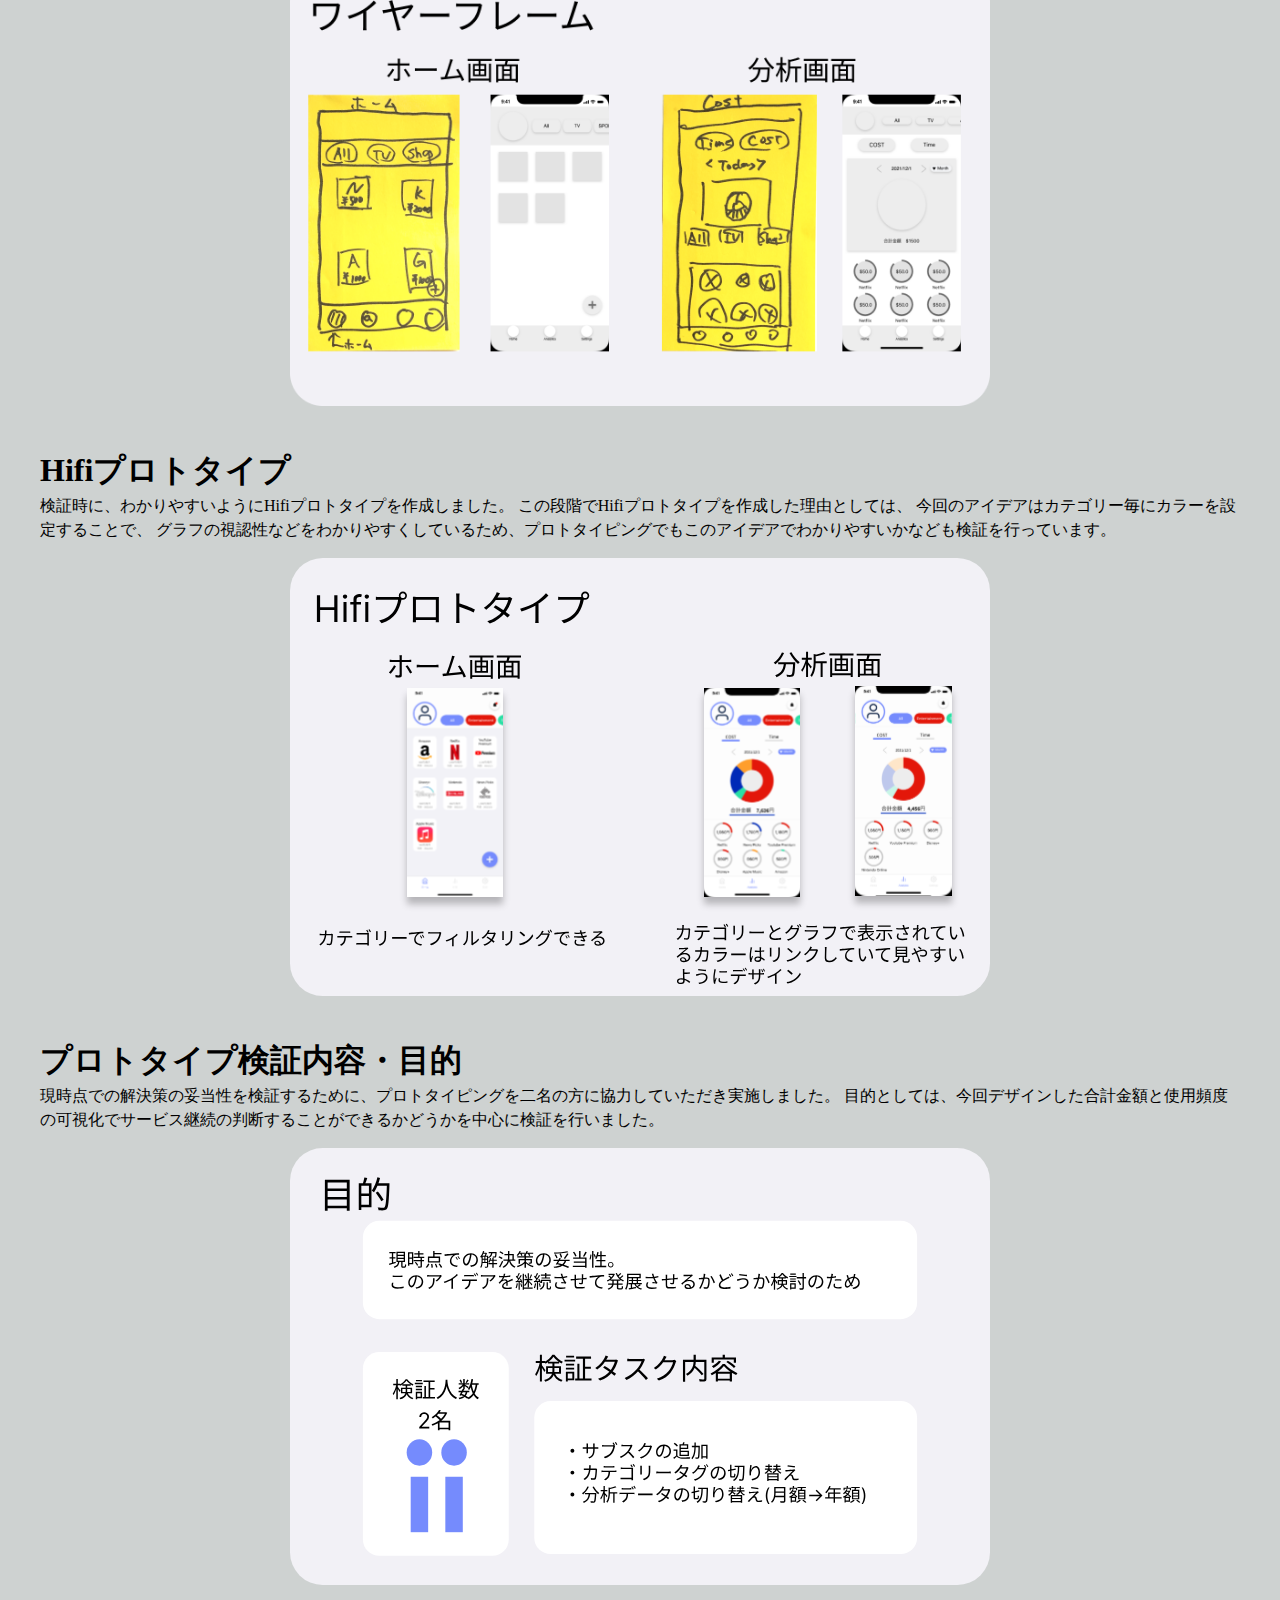
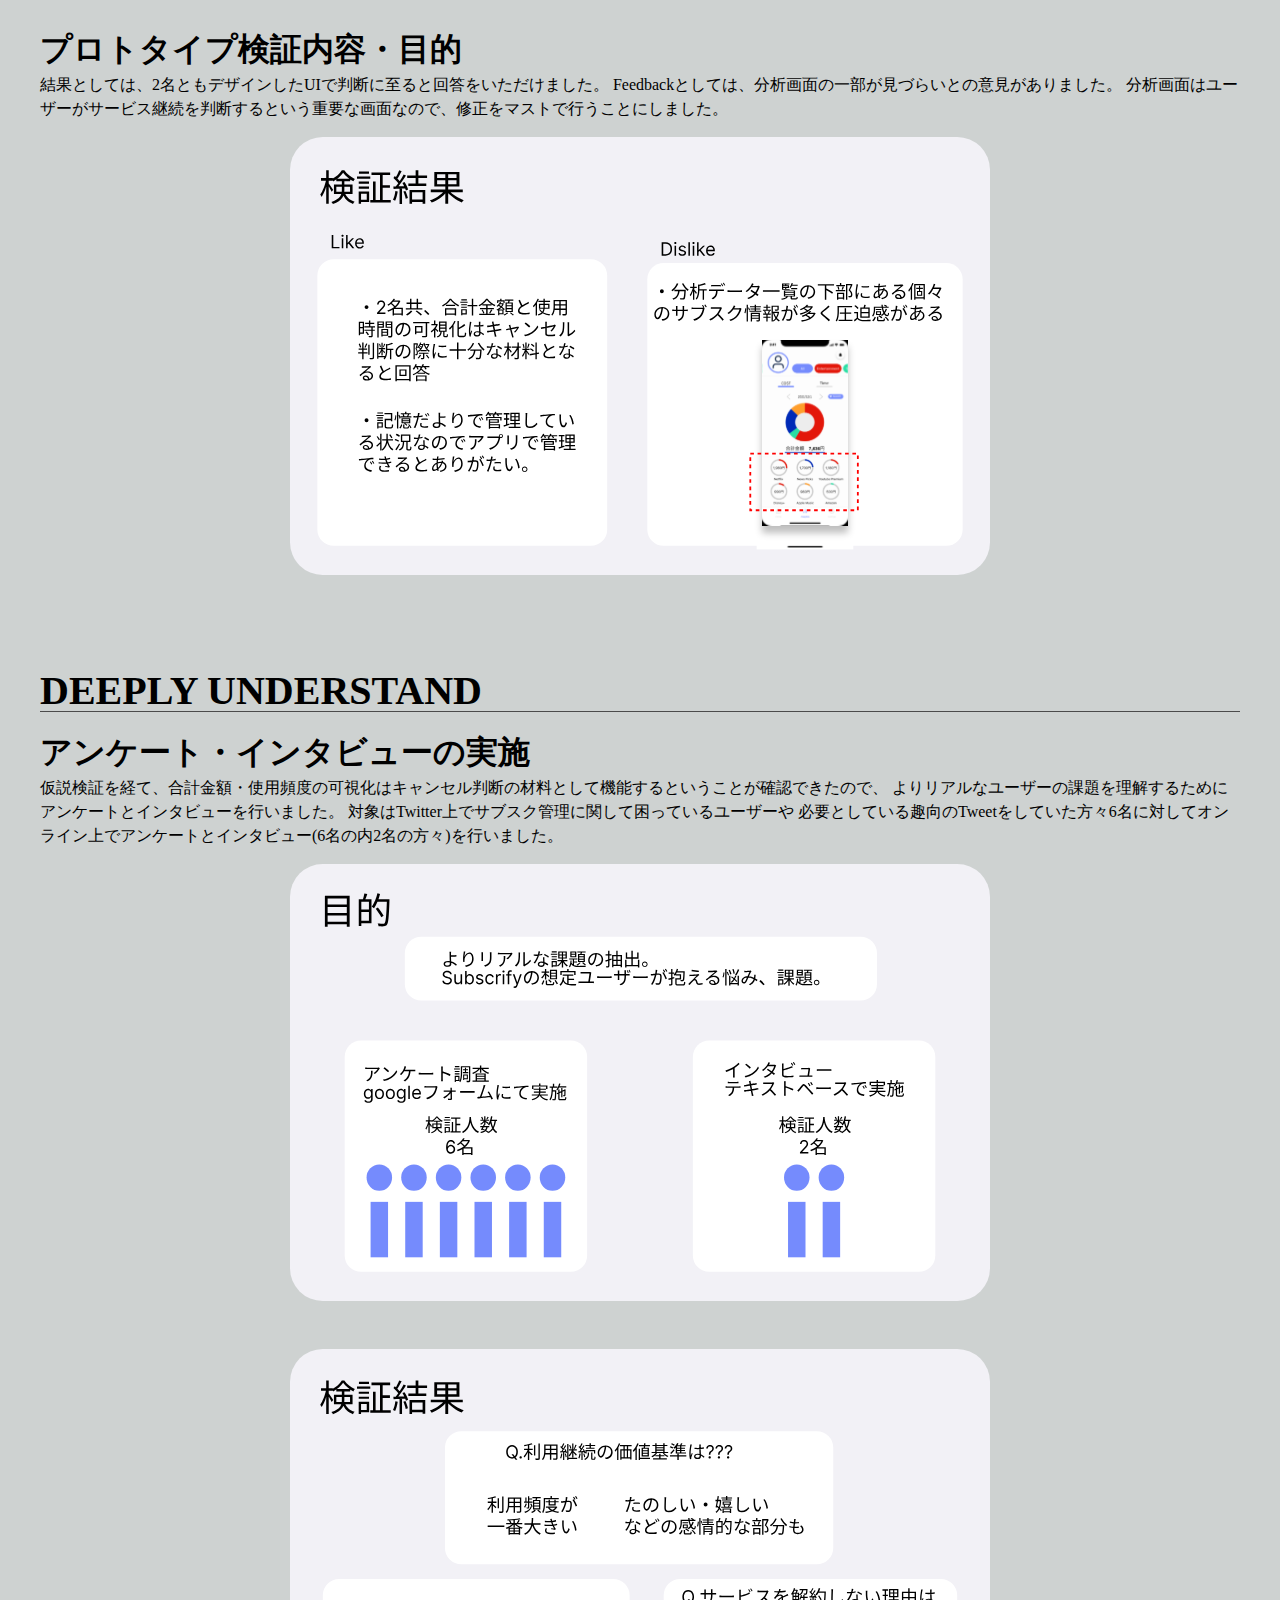
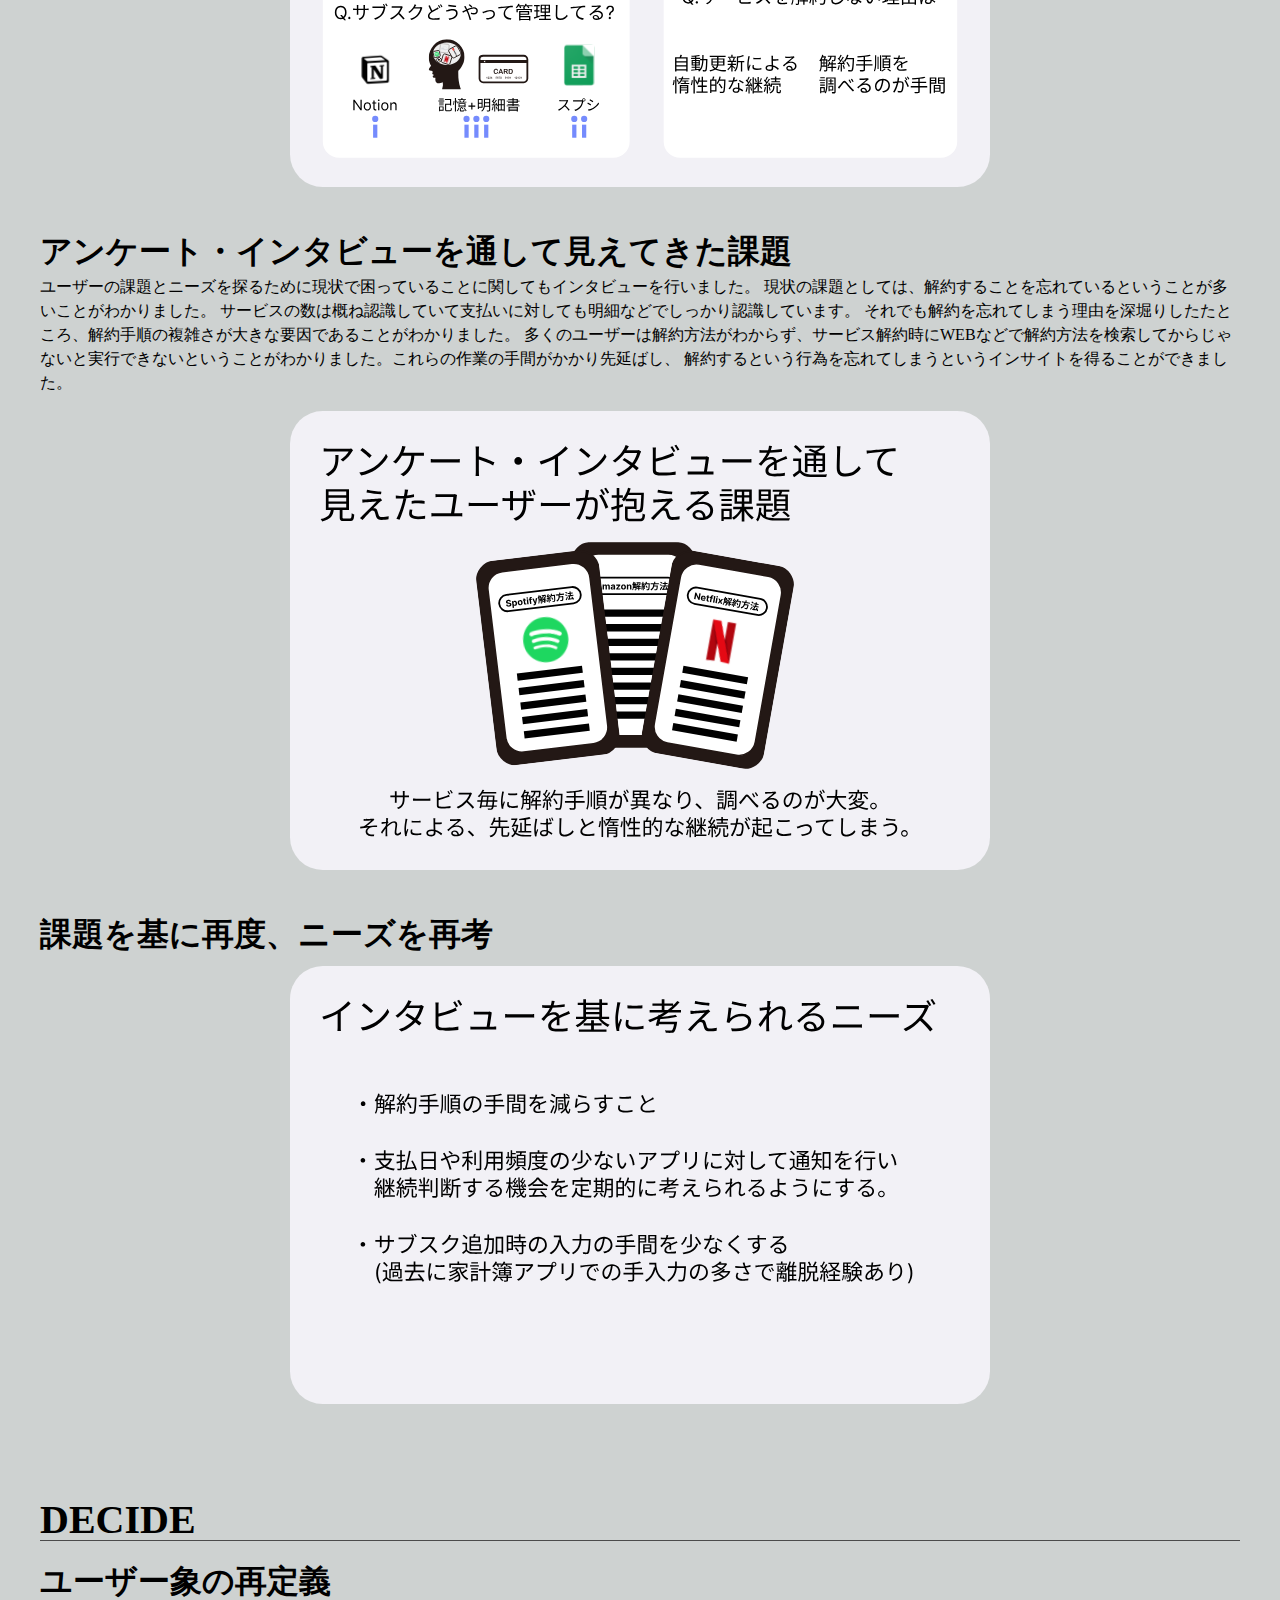
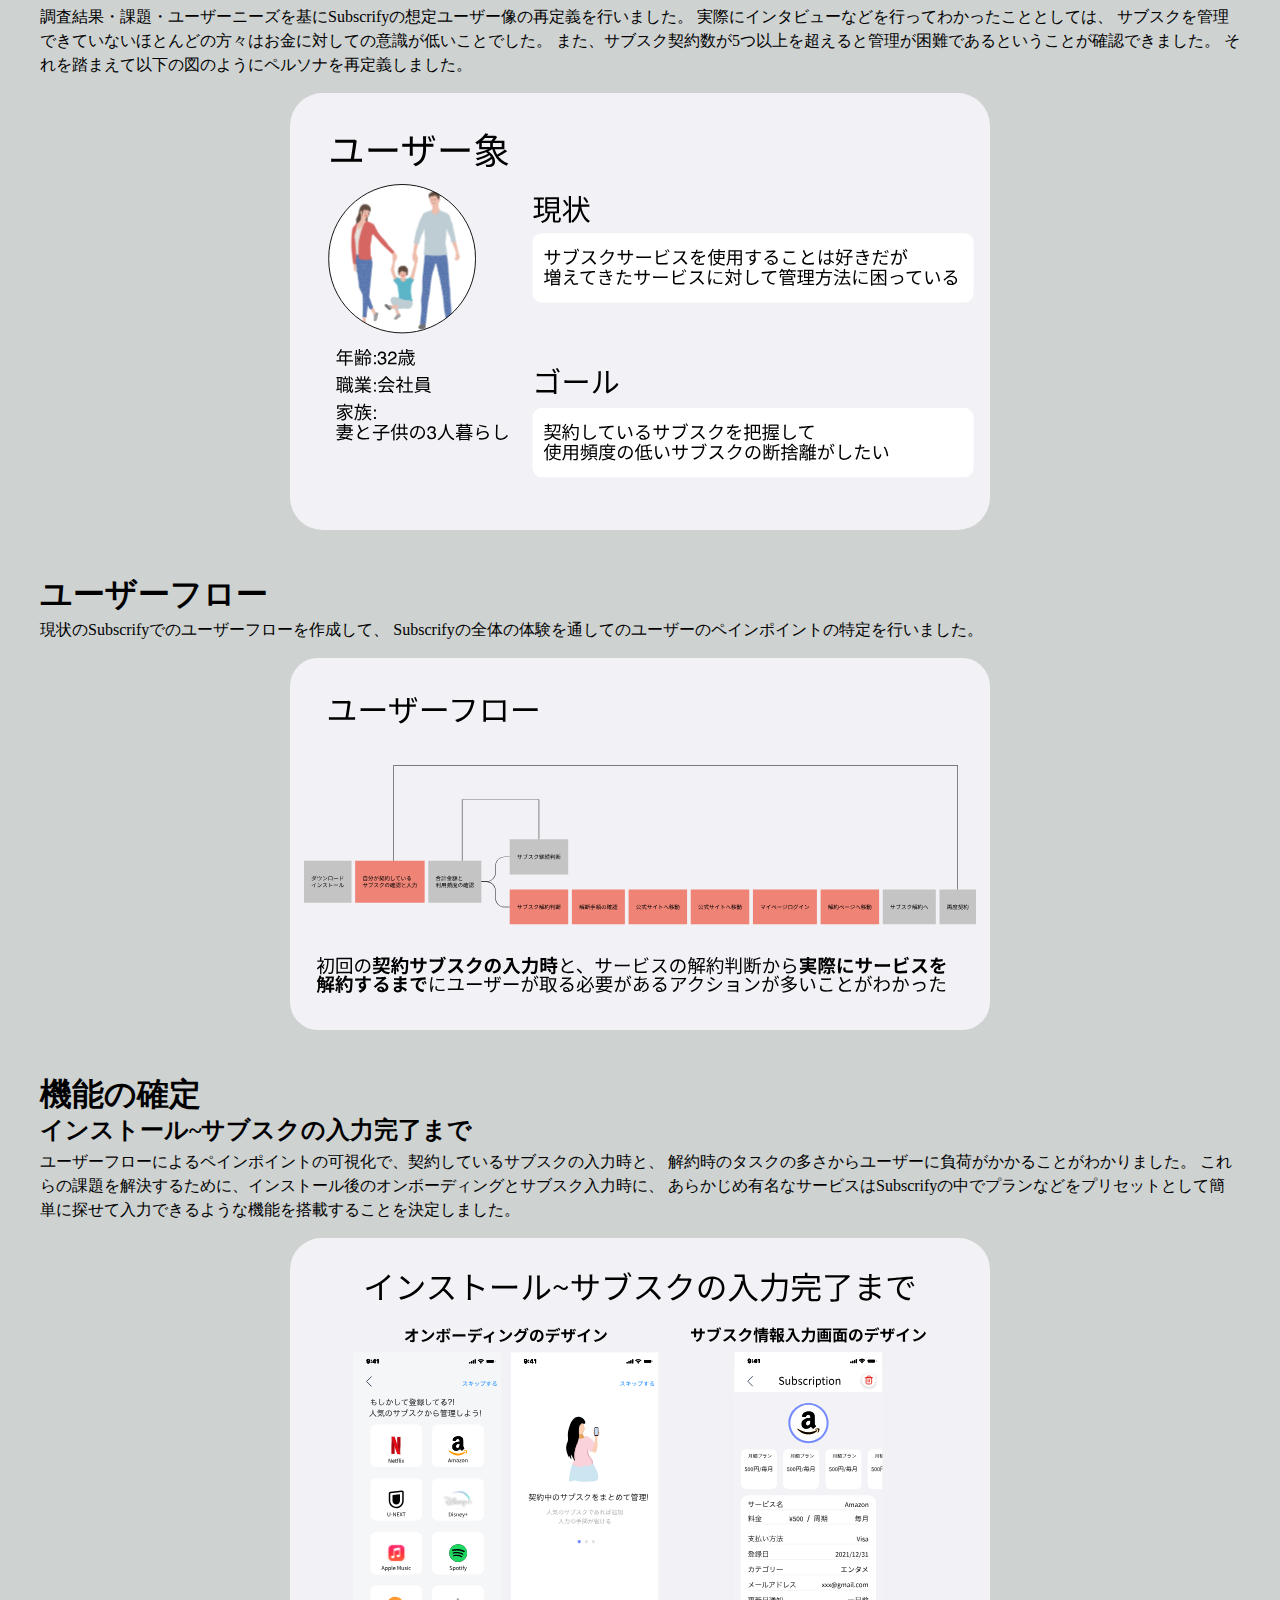
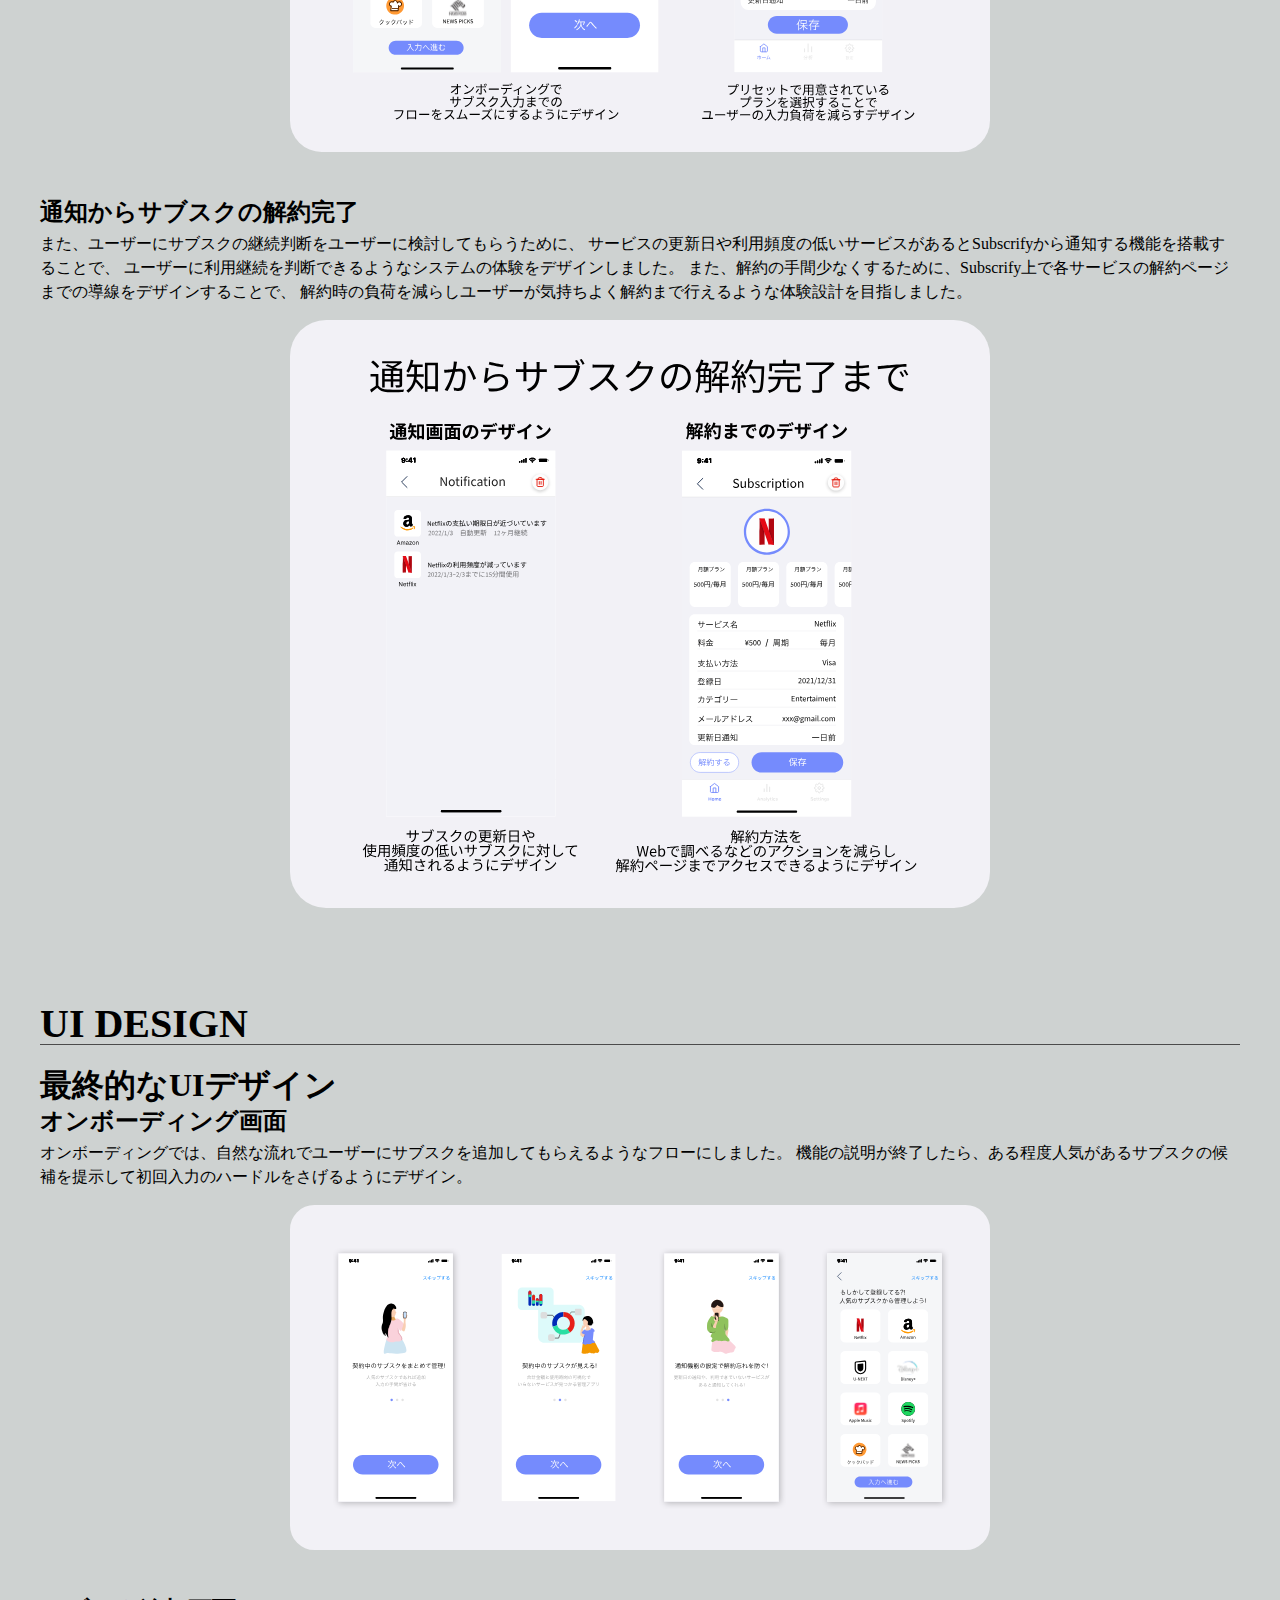
<file: subscrify.html>
<!DOCTYPE html>
<html lang="ja">
<head>
    <!-- Global site tag (gtag.js) - Google Analytics -->
    <script async src="https://www.googletagmanager.com/gtag/js?id=UA-236569738-4"></script>
    <script>
        window.dataLayer = window.dataLayer || [];
        function gtag(){dataLayer.push(arguments);}
        gtag('js', new Date());

        gtag('config', 'UA-236569738-4');
    </script>

    <meta charset="UTF-8">
    <meta http-equiv="X-UA-Compatible" content="IE=edge">
    <meta name="viewport" content="width=device-width, initial-scale=1.0">
    <title>Nagayoshi Designer</title>
    <link rel="stylesheet" href="css/reset.css">
    <link rel="stylesheet" href="css/styles_subscrify.css">

</head>


<body>
    <header>

        <div class="logo">
            <img src="img/logo.svg" width="32" height="32" >
            <p class="logo-pc">Nagayoshi Yusuke</p>
            <div class="nav-container-sp">
                <p class="logo-sp">Nagayoshi Yusuke</p>
                <div class="nav-button">
                    <p class="nav-slash-sp">/</p>
                    <a href="#" class="nav-about-sp" id="open">About</a>
                </div>
                <div id="mask" class="hidden"></div>
            </div>
        </div>

        <nav id="textboard-sp" class="hidden">
            <a href="index.html" class="nav-about">About</a>
            <a href="work.html" class="nav-work">Work</a>
        </nav>

        <nav class="textboard">
            <a href="index.html" class="nav-about">About</a>
            <a href="work.html" class="nav-work">Work</a>
        </nav>
    
    </header>

    <main>
        <div class="Thumbnail">
            <img src="img/subscrify/Subscrify_Thumbnail.png"  class="ThumbnailImg">
        </div>
        <div class="container">

            <!-- <div id = "mokuji" class="mokuji">
                <p>もくじ</p>
            </div> -->
            <P class="ProtoText">サービスについてのかんたんな説明スライドとなります!<br>制作プロセスはスライド下記にありますのでそちらも見ていただけますと幸いです!!</P>
            <div class="iframe-wrap">
                <iframe class="speakerdeck-iframe" frameborder="0" src="https://speakerdeck.com/player/d1d6c582843e455ab77b5000e3e2a9b4" title="Subscrify" allowfullscreen="true" mozallowfullscreen="true" webkitallowfullscreen="true" style="border: 0px; background: padding-box padding-box rgba(0, 0, 0, 0.1); margin-left: auto; margin-right: auto; padding: 0px; border-radius: 6px; box-shadow: rgba(0, 0, 0, 0.2) 0px 5px 40px; width: 80%; height: 80%; aspect-ratio: 560 / 396;justify-content: center; display: block;" data-ratio="1.4141414141414141"></iframe>
                <!-- <iframe class="speakerdeck-iframe" frameborder="0" src="https://speakerdeck.com/player/d1d6c582843e455ab77b5000e3e2a9b4" title="Subscrify" allowfullscreen="true" mozallowfullscreen="true" webkitallowfullscreen="true" ></iframe> -->
                <!-- <iframe src="https://www.figma.com/embed?embed_host=share&url=https%3A%2F%2Fwww.figma.com%2Fproto%2FUfsuDBvgcQNAhqbQxQLM8o%2FSubscrify%3Fpage-id%3D433%253A2832%26node-id%3D463%253A3340%26viewport%3D708%252C243%252C0.05%26scaling%3Dscale-down%26starting-point-node-id%3D463%253A3340%26show-proto-sidebar%3D1" frameboader="0"></iframe> -->
            </div>

            <P class="ProtoText">先に最終的なUIデザインを確認したい方は下記からご確認ください!!<br>(Figmaのプロトタイプとなります。)</P>
            <div class="iframe-wrap">
                <!-- <iframe class="speakerdeck-iframe" frameborder="0" src="https://speakerdeck.com/player/d1d6c582843e455ab77b5000e3e2a9b4" title="Subscrify" allowfullscreen="true" mozallowfullscreen="true" webkitallowfullscreen="true" style="border: 0px; background: padding-box padding-box rgba(0, 0, 0, 0.1); margin-left: auto; margin-right: auto; padding: 0px; border-radius: 6px; box-shadow: rgba(0, 0, 0, 0.2) 0px 5px 40px; width: 560px; height: 396px; justify-content: center; display: block;" data-ratio="1.4141414141414141"></iframe> -->
                <!-- <iframe class="speakerdeck-iframe" frameborder="0" src="https://speakerdeck.com/player/d1d6c582843e455ab77b5000e3e2a9b4" title="Subscrify" allowfullscreen="true" mozallowfullscreen="true" webkitallowfullscreen="true" ></iframe> -->
                <iframe src="https://www.figma.com/embed?embed_host=share&url=https%3A%2F%2Fwww.figma.com%2Fproto%2FUfsuDBvgcQNAhqbQxQLM8o%2FSubscrify%3Fpage-id%3D433%253A2832%26node-id%3D463%253A3340%26viewport%3D708%252C243%252C0.05%26scaling%3Dscale-down%26starting-point-node-id%3D463%253A3340%26show-proto-sidebar%3D1" frameboader="0"></iframe>
            </div>

            <div class="mokuji">目次</div>
            <div id="toc"　class="mokuji"></div>

            <!-- <iframe style="border: 1px solid rgba(0, 0, 0, 0.1);" width="800" height="450" src="https://www.figma.com/embed?embed_host=share&url=https%3A%2F%2Fwww.figma.com%2Fproto%2FUfsuDBvgcQNAhqbQxQLM8o%2FSubscrify%3Fpage-id%3D433%253A2832%26node-id%3D463%253A3340%26viewport%3D708%252C243%252C0.05%26scaling%3Dscale-down%26starting-point-node-id%3D463%253A3340%26show-proto-sidebar%3D1" allowfullscreen></iframe> -->
            <div class="DulationContainer">
                <div class="dulation">
                    <p>制作期間</p>
                    <ul class="team">
                        <li>個人制作なので１人のみ</li>
                    </ul>
                </div>

                <div class="tools">
                    <p>使用ツール</p>
                    <ul class="tool">
                        <li>Figma</li>
                        <li>GoogleForm</li>
                        <li>Twitter</li>
                        <li>Illustrator</li>
                    </ul>
                </div>
            </div>

            <!-- <div class="Proto-button">
                <a href="#" target="_blank" rel="noopener noreferrer">プロトタイプはこちらになります。</a>
            </div> -->

            <div class="Discription">
                <h1 class="SectionTitle">OVERVIEW</h1>
                <div class="SubDiscription">
                    <h2 class="SubTitle">制作背景</h2>
                    <P>サブスク型のサービスの市場は年々増加傾向になっており(下図参照)、
                        一人辺りが契約しているサービスの数が増えていくことが考えられます。
                        それにより、ユーザー側で使用しているサービスの管理・把握(値段や契約数)が
                        困難になるのではないかと考えられます。</P>
                    <img src="img/subscrify/二次調査_1.png"  class="ContentsImg">
                    <p class="ref">引用先　https://www.yano.co.jp/press-release/show/press_id/2696</p>
                    <p>下記の図は、サブスクの利用実態の調査結果となっています。この調査結果から、利用しているサブスクを元が取れるほど使用できていない層が44%と、ほぼ半数がサービスの利用頻度が低いのにも関わらず契約を継続しているという課題が読み取れます。
                        以上の事実・結果を踏まえユーザー側で本当に自分に必要なサービスがわかるアプリのデザインを行いました。</p>
                    <img src="img/subscrify/二次調査_1.png"  class="ContentsImg">
                    <p class="ref">引用先　https://www.cross-m.co.jp/report/life/20210331subscription/</p>
                    
                    <h2 class="SubTitle">制作のプロセス</h2>
                    <P>最初に二次調査によるサブスクの現状を調査し、そこから読み取れる課題と想定ユーザー像を基に、課題解決のための仮設を立てました。その仮設で課題を解決できるかどうかをプロトタイプを作成して2名の方に検証を行いました。次に、より深い課題を探るために、サブスク管理に関して困っている方々へアンケートと、ユーザーインタビューを実施しました。ユーザーが抱えている課題をインタビューを通して理解し、
                        そこからより良い体験設計のため機能のデザインを行いました。</P>
                    <img src="img/subscrify/プロセス.svg"  class="ContentsImg">
                
                
                </div>
            </div>


            <!-- <div class="Discription">
                <h1 class="SectionTitle">OVERVIEW</h1>
                <div class="SubDiscription">
                    <h2　class="SubTitle">制作背景</h2>
                    <P>サブスク型のサービスの市場は年々増加傾向になっており(下図参照)、
                        一人辺りが契約しているサービスの数が増えていくことが考えられます。
                        それにより、ユーザー側で使用しているサービスの管理・把握(値段や契約数)が
                        困難になるのではないかと考えられます。</P>
                </div>
            </div> -->



            <div class="Discription">
                <h1 class="SectionTitle">UNDERSTANAD</h1>
                <div class="SubDiscription">
                    <h2 class="SubTitle">問題提起</h2>
                    <P>二次調査の結果(上図参照)より、使用頻度が低いのにもかかわら契約を継続している層が44%と、過半数を占めていることがわかりました。こういった利用者が多い理由として、継続かキャンセルかを決める時に判断材料が足りず、キャンセルまで至らないということが大きな要因となっていると仮設を立てました。また、サブスク管理のサービスは、市場にもそう多くなく企業の事業レベルで取り組んでいる会社が少ないという背景も相まって、サブスクリプションサービスにおける契約の継続判断の難易度は、今後根深い問題になってくると考えられます。</P>
                    <img src="img/subscrify/サブスク課題感.svg"  class="ContentsImg">
                    <p>上記の課題を基に下記のニーズが考えられました。
                        サブスクを利用しているユーザーに対して、サービス継続の判断基準と、サブスク継続に関して考える仕組みや機会が必要だと考えました。</p>
                    <img src="img/subscrify/ユーザーニーズ.svg"  class="ContentsImg">
                </div>
            </div>


            <div class="Discription">
                <h1 class="SectionTitle">IDEATION</h1>
                <div class="SubDiscription">
                    <h2 class="SubTitle">コンセプト</h2>

                    <P>現状の課題・ニーズを基に、解決策(仮説)の検討を行いました。ユーザーがサブスク継続判断を用意に行う事と、
                        自動更新を待つだけでなくユーザーがサービスの使用価値を考える仕組みを提供するために、契約サービスの合計金額の管理と、
                        サービスの使用時間のデータが可視化されているアプリを考案しました。サービス契約料金だけではなく、
                        ユーザーがどれだけサービスを使用しているかなどの費やした時間の客観的なデータがあれば、現状抱えている課題を解決できるのではないかと考えました。</P>
                    <img src="img/subscrify/コンセプト.svg"  class="ContentsImg">

                    <h2 class="SubTitle">ユーザー像</h2>
                    <p>これらの解決策(仮説)の価値検証としてプロトタイプを行うために、想定ユーザー像も定義しました。</p>
                    <img src="img/subscrify/ユーザー像.svg"  class="ContentsImg">

                </div>
            </div>


            <div class="Discription">
                <h1 class="SectionTitle">PROTOTYPE</h1>
                <div class="SubDiscription">
                    <h2 class="SubTitle">ラフスケッチ</h2>

                    <P>プロトタイプ作成のためにラフデザインから作成しました。
                        最初にボトムナビゲーションの検討を行い、
                        サブスクの追加や一覧などが確認できるホームと合計金額や使用頻度を確認できる分析と設定の3つをボトムナビゲーションとしてデザインしました。
                        デザインの特徴としては、アプリを開いた時に自分が契約しているサブスクが一覧で確認できるデザインにすることと、
                        サブスク一覧や合計時間や使用頻度の確認の際にカテゴリー毎にフィルタリングして可視化できるデザインにしました。</P>
                    <img src="img/subscrify/ワイヤーフレーム.png"  class="ContentsImg">

                    <h2 class="SubTitle">Hifiプロトタイプ</h2>
                    <p>検証時に、わかりやすいようにHifiプロトタイプを作成しました。
                        この段階でHifiプロトタイプを作成した理由としては、
                        今回のアイデアはカテゴリー毎にカラーを設定することで、
                        グラフの視認性などをわかりやすくしているため、プロトタイピングでもこのアイデアでわかりやすいかなども検証を行っています。</p>
                    <img src="img/subscrify/Hifiプロトタイプ.svg"  class="ContentsImg">

                    <h2 class="SubTitle">プロトタイプ検証内容・目的</h2>
                    <p>現時点での解決策の妥当性を検証するために、プロトタイピングを二名の方に協力していただき実施しました。
                        目的としては、今回デザインした合計金額と使用頻度の可視化でサービス継続の判断することができるかどうかを中心に検証を行いました。</p>
                    <img src="img/subscrify/プロトタイプ目的.svg"  class="ContentsImg">
                    
                    <h2 class="SubTitle">プロトタイプ検証内容・目的</h2>
                    <p>結果としては、2名ともデザインしたUIで判断に至ると回答をいただけました。
                        Feedbackとしては、分析画面の一部が見づらいとの意見がありました。
                        分析画面はユーザーがサービス継続を判断するという重要な画面なので、修正をマストで行うことにしました。</p>
                    <img src="img/subscrify/プロトタイプ検証結果.svg"  class="ContentsImg">
                    

                    <!-- <h2 class="SubTitle">アンケート・インタビューを通して見えてきた課題</h2>
                    <p>ユーザーの課題とニーズを探るために現状で困っていることに関してもインタビューを行いました。現状の課題としては、
                        解約することを忘れているということが多いことがわかりました。サービスの数は概ね認識していて支払いに対しても明細などでしっかり認識しています。
                        それでも解約を忘れてしまう理由を深堀りしたたところ、解約手順の複雑さが大きな要因であることがわかりました。多くのユーザーは解約方法がわからず、
                        サービス解約時にWEBなどで解約方法を検索してからじゃないと実行できないということがわかりました。
                        これらの作業の手間がかかり先延ばし、解約するという行為を忘れてしまうというインサイトを得ることができました。</p>
                    <img src="img/subscrify/ユーザーインタビュー後の課題.svg"  class="ContentsImg"> -->

                </div>
            </div>

            <div class="Discription">
                <h1 class="SectionTitle">DEEPLY UNDERSTAND</h1>
                <div class="SubDiscription">
                    <h2 class="SubTitle">アンケート・インタビューの実施</h2>
                    <P>仮説検証を経て、合計金額・使用頻度の可視化はキャンセル判断の材料として機能するということが確認できたので、
                        よりリアルなユーザーの課題を理解するためにアンケートとインタビューを行いました。
                        対象はTwitter上でサブスク管理に関して困っているユーザーや
                        必要としている趣向のTweetをしていた方々6名に対してオンライン上でアンケートとインタビュー(6名の内2名の方々)を行いました。</P>
                    <img src="img/subscrify/アンケート目的.svg"  class="ContentsImg">
                    <img src="img/subscrify/アンケート結果.svg"  class="ContentsImg">

                    <h2 class="SubTitle">アンケート・インタビューを通して見えてきた課題</h2>
                    <P>ユーザーの課題とニーズを探るために現状で困っていることに関してもインタビューを行いました。
                        現状の課題としては、解約することを忘れているということが多いことがわかりました。
                        サービスの数は概ね認識していて支払いに対しても明細などでしっかり認識しています。
                        それでも解約を忘れてしまう理由を深堀りしたたところ、解約手順の複雑さが大きな要因であることがわかりました。
                        多くのユーザーは解約方法がわからず、サービス解約時にWEBなどで解約方法を検索してからじゃないと実行できないということがわかりました。これらの作業の手間がかかり先延ばし、
                        解約するという行為を忘れてしまうというインサイトを得ることができました。</P>
                        <img src="img/subscrify/ユーザーインタビュー後の課題.svg"  class="ContentsImg">

                    <h2 class="SubTitle">課題を基に再度、ニーズを再考</h2>
                    <img src="img/subscrify/ユーザーインタビューから得たニーズ.svg"  class="ContentsImg">
                </div>
            </div>

            <div class="Discription">
                <h1 class="SectionTitle">DECIDE</h1>
                <div class="SubDiscription">
                    <h2 class="SubTitle">ユーザー象の再定義</h2>
                    <P>調査結果・課題・ユーザーニーズを基にSubscrifyの想定ユーザー像の再定義を行いました。
                        実際にインタビューなどを行ってわかったこととしては、
                        サブスクを管理できていないほとんどの方々はお金に対しての意識が低いことでした。
                        また、サブスク契約数が5つ以上を超えると管理が困難であるということが確認できました。
                        それを踏まえて以下の図のようにペルソナを再定義しました。</P>
                    <img src="img/subscrify/ユーザー像.svg"  class="ContentsImg">

                    <h2 class="SubTitle">ユーザーフロー</h2>
                    <P>現状のSubscrifyでのユーザーフローを作成して、
                        Subscrifyの全体の体験を通してのユーザーのペインポイントの特定を行いました。</P>
                        <img src="img/subscrify/ユーザーフロー.svg"  class="ContentsImg">

                    <h2 class="SubTitle">機能の確定</h2>
                    <h3 class="FunctionDescription">インストール~サブスクの入力完了まで</h3>
                    <P>ユーザーフローによるペインポイントの可視化で、契約しているサブスクの入力時と、
                        解約時のタスクの多さからユーザーに負荷がかかることがわかりました。
                        これらの課題を解決するために、インストール後のオンボーディングとサブスク入力時に、
                        あらかじめ有名なサービスはSubscrifyの中でプランなどをプリセットとして簡単に探せて入力できるような機能を搭載することを決定しました。</P>
                    <img src="img/subscrify/機能確定_1.svg"  class="ContentsImg">

                    <h3 class="FunctionDescription">通知からサブスクの解約完了</h3>
                    <P>また、ユーザーにサブスクの継続判断をユーザーに検討してもらうために、
                        サービスの更新日や利用頻度の低いサービスがあるとSubscrifyから通知する機能を搭載することで、
                        ユーザーに利用継続を判断できるようなシステムの体験をデザインしました。
                        また、解約の手間少なくするために、Subscrify上で各サービスの解約ページまでの導線をデザインすることで、
                        解約時の負荷を減らしユーザーが気持ちよく解約まで行えるような体験設計を目指しました。</P>
                    <img src="img/subscrify/機能確定_2.svg"  class="ContentsImg">
                </div>
            </div>

            <div class="Discription">
                <h1 class="SectionTitle">UI DESIGN</h1>
                <div class="SubDiscription">
                    <h2 class="SubTitle">最終的なUIデザイン</h2>
                    <h3 class="FunctionDescription">オンボーディング画面</h3>
                    <P>オンボーディングでは、自然な流れでユーザーにサブスクを追加してもらえるようなフローにしました。
                        機能の説明が終了したら、ある程度人気があるサブスクの候補を提示して初回入力のハードルをさげるようにデザイン。</P>
                    <img src="img/subscrify/オンボーディングまで.svg"  class="ContentsImg">

                    <h3 class="FunctionDescription">サブスク追加画面</h3>
                    <P>サブスクの追加でも、ユーザーがいきなりサブスク情報をサービス名からベタ打ちしてもらうのではなく、
                        サブスク検索で簡単に探せるようにデザイン。
                        また、サブスクの情報入力もプランなどをあらかじめプリセットで用意し入力負荷を下げるようにデザイン。</P>
                    <img src="img/subscrify/サブスク追加.svg"  class="ContentsImg">

                    <h3 class="FunctionDescription">合計金額・使用頻度の確認画面</h3>
                    <P>分析画面では、初回のプロトイプで頂いた、情報量が多いという意見を踏まえ修正を行った。
                        デフォルトでは、サブスクの個別データは3つしか表示されないようにデザイン。
                        合計金額のデーターは、年と月で表示可能に。使用時間は週と日が表示できるようにデザイン。</P>
                    <img src="img/subscrify/分析.svg"  class="ContentsImg">

                    <h3 class="FunctionDescription">サービス解約までの画面</h3>
                    <P>一度登録したサービスの個別の情報画面には、新たに解約までの導線をデザインした。
                        解約するボタンを押すと、各サービスの解約ページまで移動しそこからサービスの解約がスムーズに行えるようにデザイン。
                        サービス解約後は、Subscrifyでも解約済みとして管理するようにデザイン。
                        サブスクの特徴として、いつでも解約と再契約ができるため過去のサブスクを再契約することは少なくはないため、
                        このようなデザインにした。解約済みからは、また情報を入力しないで再度契約中へ保存することができるようにデザインした。</P>
                    <img src="img/subscrify/解約.svg"  class="ContentsImg">
                </div>
            
            
            </div>

            <div class="Discription">
                <h1 class="SectionTitle">学んだこと・今後の課題</h1>
                <div class="SubDiscription">
                    <h2 class="SubTitle">学んだこと</h2>
                    <p class="thoughts">・はじめてユーザーリサーチからデザインまで一貫して行い、いかにリアルなユーザーへのアプローチが大切なのかを学びました。
                        特に、今回の例でいうと通知機能の搭載は当初はそれほど重要視していませんでしたが、
                        アンケートやインタビューを通してよりリアルな意見や課題を聞くことで搭載する理由が明確になったことが実感できました。
                        今後も、デザイン一つとってもなぜそこにその機能があるかなど
                        論理的にデザインすることも大切に取り組んでいきたいです。</p>

                        <h2 class="SubTitle">今後の課題</h2>
                        <p class="thoughts">・実装的な問題で使用時間の可視化は実現可能化どうかなどがあります。
                            Andoroidであれば、サードパーティー製のスクリーンタイムアプリなどの、
                            使用頻度的なものを可視化するサービスはありますがiOSでは、
                            使用時間などのデータが提供されていないため技術的に可能化どうか検討する必要があると考えています。</p>
                        <p class="thoughts">・現状では、サブスク形式のアプリなどを管理の対象としているが、サブスクサービスは物理的なものも多くなってきている傾向にあると思います。例を出しますと、トレーニングジムなどの多くがサブスク契約だと挙げられますが、これらの使用頻度の可視化などそもそもデータが存在しない物理的な体験などのサービスに対しての使用頻度の可視化が難しいことが考えられます。
                            非デジタルサービスのサブスクの使用頻度の可視化についてどうするかなど検討する必要があると考えています。</p>
                            
            </div>



        </div>
    </main>

    <footer>
        <div class="footer-container">
            <p class="footer-text">©︎2022 Yusuke Nagayoshi</p>
        </div>
    </footer>




    <script src="js/main.js"></script>
    <script src="js/toc.js"></script>
    

</body>
</html>
</file>
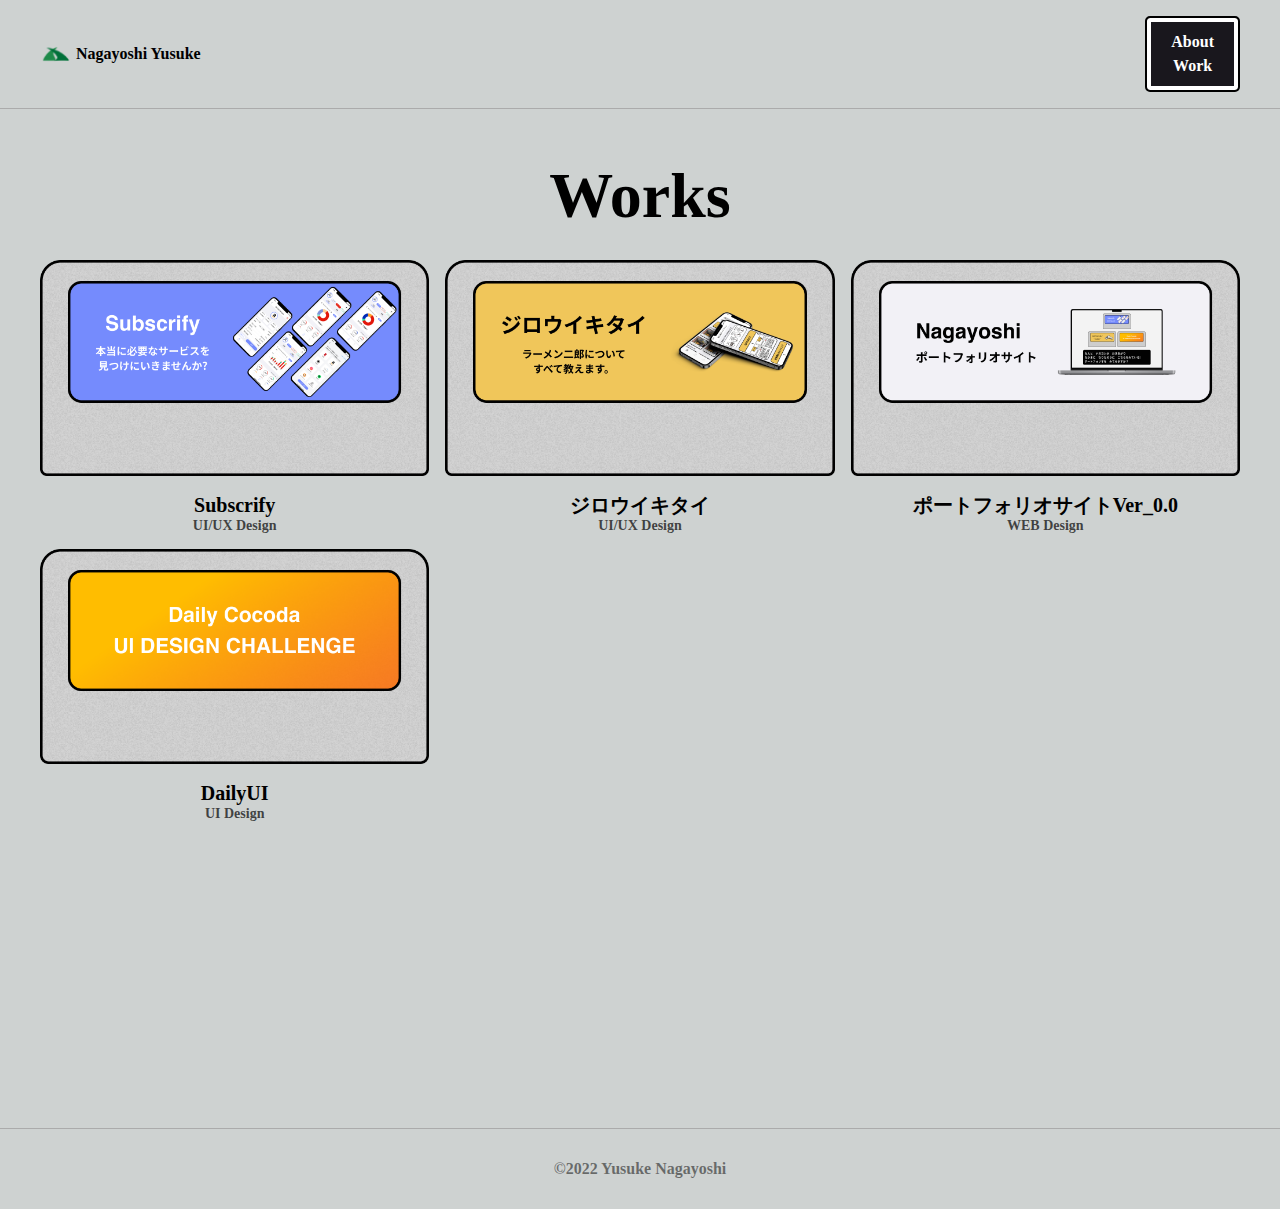
<file: work.html>
<!DOCTYPE html>
<html lang="ja">

<head>
    <!-- Global site tag (gtag.js) - Google Analytics -->
    <script async src="https://www.googletagmanager.com/gtag/js?id=UA-236569738-1"></script>
    <script>
        window.dataLayer = window.dataLayer || [];
        function gtag(){dataLayer.push(arguments);}
        gtag('js', new Date());

        gtag('config', 'UA-236569738-1');
    </script>

    <meta charset="utf-8">
    <title>nagayoshi work</title>
    <link href="css/reset.css"rel="stylesheet" type="text/css" >
    <link rel="stylesheet" href="css/styles_work.css" type="text/css">
    <meta name="viewport" content="width=device-width, initial-scale=1">
    <!-- <meta name="viewport" content="width=decice-width,intial-scale=1.0,maximum-scale=1.0,user-scalable=0"> -->



</head>
<body>

    <header>

        <div class="logo">
          <img src="img/logo.svg" width="32" height="32"class="logo-img">
          <!-- <p class="logo-pc">Nagayoshi Yusuke</p> -->
          <a href="index.html" class="logo-pc">Nagayoshi Yusuke</a>

          <div class="nav-container-sp">
              <!-- <a href="index.html" class="nav-about">Nagayoshi Yusuke</a> -->
              <a href="index.html" class="logo-sp">Nagayoshi Yusuke</a>

              <!-- <p class="logo-sp">Nagayoshi Yusuke</p> -->
              <div class="nav-button">
                  <p class="nav-slash-sp">/</p>
                  <a href="#" class="nav-about-sp" id="open">Work</a>
              </div>
              <div id="mask" class="hidden"></div>
          </div>
      </div>

      <nav id="textboard-sp" class="hidden">
          <a href="index.html" class="nav-about">About</a>
          <a href="work.html" class="nav-work">Work</a>
      </nav>

      <nav class="textboard">
          <a href="index.html" class="nav-about">About</a>
          <a href="work.html" class="nav-work">Work</a>
      </nav>
    </header>
 

    <section class="products">
        <div class="container">
            <h1 class = "section-title">Works</h1>
        
          <ul>
            <li>
              <!-- <a href="https://nagayoshi7777.notion.site/Subscrify-00d79871554b4df1bbb785851ab10848" class="work-content" target="_blank" rel="noopener noreferrer"> -->
              <a href="subscrify.html" class="work-content">
              <!-- <a href="subscrify.html" class="work-content" target="_blank" rel="noopener noreferrer"> -->
                <img src="img/work1.png" alt="">
                <h2 class="work-title">Subscrify</h2>
                <p class="sub-title">UI/UX Design</p>
              </a>
            </li>

            <li>
                <!-- <a href="jiroikitai.html" class="work-content" target="_blank" rel="noopener noreferrer"> -->
                <a href="jiroikitai.html" class="work-content">
                  <img src="img/work2.png" alt="">
                  <h2 class="work-title">ジロウイキタイ</h2>
                  <p class="sub-title">UI/UX Design</p>
                </a>
              </li>

              <li>
                <a href="https://nagayoshi7777.notion.site/ver0-0-b27ef37529a84546b4257e07e338b865" class="work-content" target="_blank" rel="noopener noreferrer">
                  <img src="img/work3.png" alt="">
                  <h2 class="work-title">ポートフォリオサイトVer_0.0</h2>
                  <p class="sub-title">WEB Design</p>
                </a>
              </li>

              <li>
                <!-- <a href="dailyui.html" class="work-content" target="_blank" rel="noopener noreferrer"> -->
                <a href="dailyui.html" class="work-content" >
                  <img src="img/work4.png" alt="">
                  <h2 class="work-title">DailyUI</h2>
                  <p class="sub-title">UI Design</p>
                </a>
              </li>
          </ul>
        </div>
      </section>


      <!-- <section class="products">
        <div class="blog-container" id="blog">
            <h1 class = "section-title">Blog</h1>
        
          <ul>
            <li>
              <a href="" class="work-content">
                <img src="img/subscrify.png" alt="">
                <h2 class="work-title">日々の学習記録</h2>
                <p class="sub-title">note</p>
              </a>
            </li> -->

            <!-- <li>
                <a href="#" class="work-content">
                  <img src="img/work_test.png" alt="">
                  <h2 class="work-title">ジロウイキタイ</h2>
                  <p class="sub-title">UI/UX Design</p>
                </a>
            </li> -->

             

             
          </ul>
        </div>
      </section>

      <footer>
        <div class="footer-container">
            <p class="footer-text">©︎2022 Yusuke Nagayoshi</p>
        </div>
      </footer>

  
      

    <script src="js/main.js"></script>
      
</body>







</html>
</file>
<file: css/styles.css>
body{
    background: #CED2D1;
}


p{
    font-family: Futura LT Pro;
    font-weight: bold;
}


/* ヘッダー------------------------------------------------------------ */
header{
    margin-bottom: 554px;
    display: flex;
    align-items: center;
    justify-content: space-between;
    padding-top: 16px;
    padding-bottom: 16px;
    width: 100%;
    border-bottom: 1px solid #ABABAB;
    background: #CED2D1;
    position: fixed; /* ウィンドウを基準に画面に固定 */
    top: 0; 
    left: 0; /* 左右の固定位置を左から0pxにする */

}

.logo{
    margin-left: 40px;
    display: flex;
    align-items: center;
}

.logo-pc{
    margin-left: 4px;
}





.textboard {
    color: #FFF;
    border: 2px solid #000;
    border-radius: 5px;
    box-shadow: 0 0 0 4px #FFF inset;
    background-color: #19171D;
    margin-right: 40px;
    display: flex;
    flex-flow: column;
    justify-content: center;
    padding: 16px 24px ;
    font-family: Futura LT Pro;
    font-weight: bold;
  }
.nav-about{
    text-align: center;
    color: #fff;
    text-decoration: none;
    margin-bottom: 8px;
    display: block;

}

/* .nav-about:hover{
    background: #323741;
    border-radius: 5px;
   
} */


.nav-work{
    text-align: center;
    color: #fff;
    text-decoration: none;

}


/* メインビジュアルー------------------------------------------------------------ */
main{
    /* width: 1100px; */
    margin: auto;
    width: 80%;
    max-width: 1100px;
}

.section-title{
    font-size: 64px;
    margin-bottom: 56px;
    font-family: Futura LT Pro;
}

/* .key-frame{
    margin-top: 218px;
    display: flex;
    flex-direction: column;
    justify-content: center;


} */

.key{ 
    display: block;
    margin-left: auto;
    margin-right: auto;
    margin-bottom: 72px;
    
}


.main-frame{
    width: 100%;
    color: #FFF;
    border: 2px solid #000;
    border-radius: 5px;
    box-shadow: 0 0 0 4px #FFF inset;
    background-color: #19171D;
    text-align: left;
    margin-bottom: 263px;
    margin-top: 560px;
  }

.main-pic-container{
    width: 100%;
    margin-bottom: 100px;
    margin-top: 560px;
    justify-content: center;
}




.main-frame-text{
    font-size: 32px;
    padding-left: 32px;
    /* padding-right: 171px; */
    padding-bottom: 32px;
    padding-top: 32px;
}

.flowing {
	width: 0;
	margin: 0;
	font-size: 32px;
	font-weight: bold;
	color: #ffffff;
	white-space: nowrap;
	overflow: hidden;
	animation: flowing-anim 1.8s forwards linear;
}

.flowing:nth-child(2) {
	animation-delay: 2s;
}

.flowing:nth-child(3) {
	animation-delay: 4s;
}

@keyframes flowing-anim {
 0%{
     width: 0%;
   }
100%{
     width: 100%;
   }
}
CSS




/* .text-box{
    width: 100%;
    color: #FFF;
    border: 2px solid #000;
    border-radius: 5px;
    box-shadow: 0 0 0 4px #FFF inset;
    background-color: rgba(0,0,0,0.9);
    text-align: left;
    height: 150px;
    margin-bottom: 263px;
    margin-top: 560px;
    
} */

/* .text-box p{
    font-size: 32px;
    padding-left: 32px;
    padding-right: 171px;
    padding-bottom: 32px;
    padding-top: 32px;
    
} */



/* aboutー------------------------------------------------------------ */

.main-about{
    margin-bottom: 263px;

}




.about-profile-container{
    display: flex;
    width: 100%;
}

.profile-img{
    width: 250px;
    height: 250px;
}

.about-name-container{
    margin-left: 48px;
}

h1{
    text-align: center;
}

.about-name{
    margin-bottom: 24px;
    font-size: 48px;

}


.about-profile-text{
    margin-bottom: 8px;
    font-size: 20px;
    height: auto;
}

.SNS-link{
    display: flex;
    justify-content: right;
    font-family: Futura LT Pro;
    font-weight: bold;

}

.SNS-button{
    width: auto;
    height: auto;
    color: #FFF;
    border: 2px solid #000;
    border-radius: 5px;
    box-shadow: 0 0 0 4px #FFF inset;
    background-color: #19171D;
    text-align: center;
    align-items: center;
    margin-left: 16px;

}

.SNS-button a {
    display: block;
    padding: 16px 32px;
    cursor: pointer;
    color: #fff;
    text-decoration: none;

}

/* スキル------------------------------------------------------------ */


.main-skills{
    /* width: 100%; */
}

.skills-container{
    margin-bottom: 120px;
    padding-top: 56px;
    padding-bottom: 56px;




    color: #FFF;
    border: 2px solid #000;
    border-radius: 5px;
    box-shadow: 0 0 0 4px #FFF inset;
    background-color: #19171D;
}

.design-tools{
    margin-left: 56px;

}

.design-tools-name{
    margin-bottom: 8px;
}

.tools-name{
    display: flex;
    list-style: none;
    width: auto;
    margin-bottom: 24px;

}

.tool{
    margin-left: 16px;
}

.tools{
    margin-bottom: 8px;

}


.dev-tools{
    margin-left: 56px;

}

.dev-tools-name{
    margin-bottom: 8px;

}


li{
    display: flex;
    margin-left: 32px;
    align-items: center;
}


/* 経歴------------------------------------------------------------ */
.experience-container{
    color: #FFF;
    border: 2px solid #000;
    border-radius: 5px;
    box-shadow: 0 0 0 4px #FFF inset;
    background-color: #19171D;
    margin-bottom: 247px;
}

.experinece-text{
    padding: 16px;
    line-height: 1.5;
}


.footer-container{
    text-align: center;
    border-top: 1px solid #ABABAB;
    width: 100%;
    padding: 32px 0px;
}

.footer-text{
    color: rgba(0, 0, 0, 0.5);
}

.logo-sp{
    margin-left: 4px;
}


/* レスポンシブ　PC------------------------------------------------------------ */
@media (min-width: 700px) {
    .body{
        background: #000;
    }

    .logo-sp{
        display: none;
    }

    #textboard-sp{
        display: none;
    }

    .nav-container-sp{
        display: none;
    }
    
  }


/* レスポンシブ　スマホ------------------------------------------------------------ */
@media screen and (min-width:100px) and (max-width:700px){
    
    header{
        display:flex;
        flex-direction: column;
        justify-content: left;
        align-items: flex-start;
        border-bottom: 1px solid #ABABAB;
    }

    .logo{
        margin-left: 16px;
        padding-top: 44px;
        font-size: 14px;
        margin-bottom: 8px;
    }
    #mask{
        background: rgba(255, 255, 255, 0);
        position: fixed;
        top: 0;
        bottom: 0;
        right: 0;
        left: 0;    
    }


    .key{
        width: 240px;
        height: 74px;
        
    }

    #mask.hidden {
        display: none;
        }

    .nav-container-sp{
        display: flex;
    }

    .nav-button{
        display: flex;
        margin-left: 4px;
    }

    .nav-about-sp{
        text-decoration: none;
        color: #000;
        margin-left: 4px;
        font-family: Futura LT Pro;
        font-weight: bold;

    }

    .logo-pc{
        display: none;
    }


    .textboard{
        display: none;
    }

    #textboard-sp{
        color: #FFF;
        border: 2px solid #000;
        border-radius: 5px;
        box-shadow: 0 0 0 4px #FFF inset;
        background-color: #19171D;
        margin-left: 16px;
        display: flex;
        flex-flow: column;
        justify-content: center;
        padding: 16px 24px ;
        font-family: Futura LT Pro;
        font-weight: bold;
        position: absolute;
        top: 100px;
        left: 124px;
        z-index: 4;

    }

    #textboard-sp.hidden{
        display: none;
    }

    /* main{
    } */

    .main-frame-text{
        /* font-size: 14px; */
        padding: initial;
        padding: 16px 8px 16px 8px;
    }

    .flowing {
        width: 0;
        margin: 0;
        font-size: 14px;
        font-weight: bold;
        color: #ffffff;
        white-space: nowrap;
        overflow: hidden;
        animation: flowing-anim 1.8s forwards linear;
    }

    .section-title{
        font-size: 32px;
    }

    .about-profile-container{
        display:flex;
        flex-flow: column;


    }

    .profile-img{
        margin: auto;
        margin-bottom: 16px;
        width: 138px;
        height: 138px;
    }
    .about-name-container{
        margin: initial;

    }

    .about-name{
        font-size: 24px;
    }

    .about-profile-text{
        font-size: 14px;
    }

    .SNS-link{
        justify-content: center;
        font-size: 14px;
    }

    .tools-name{
        display:flex;
        flex-flow: column;
        justify-content: center;

    }

    .design-tools{
        justify-content: center;
    }

    .experinece-text{
        font-size: 14px;
    }
}
</file>
<file: css/styles_subscrify.css>
body{
    background-color: rgb(206, 210, 209);
    list-style-type: none;

}

li{
    list-style-type: none;

}

p{
    font-family: Futura LT Pro;
    font-weight: 500;
    line-height: 1.5;
    font-size: 16px;

}

a{
    font-family: Futura LT Pro;
    font-weight: bold; 
    text-decoration: none;
    color: rgb(255, 255, 255);
    display: block;
}

iframe{
    width: 100%;
    height: 600px;
    margin-bottom: 80px;
}

.mokuji{
    color: rgb(0, 0, 0);
    font-size: 24px;
    text-align: left;
    margin-bottom: 8px;
    font-weight: bold;
}

/* .speakerdeck-iframe{
    width: 560px;
    height: 396px;
    padding-left: auto;
    padding-right: auto;
} */

.koumoku{
    color: #000;
}

#toc div{
    color: #FFF;
    border: 2px solid #000;
    border-radius: 5px;
    box-shadow: 0 0 0 4px #FFF inset;
    background-color: #1D1D21;
    /* margin-right: 40px; */
    display: flex;
    flex-flow: column;
    justify-content: center;
    padding: 16px 24px ;
    font-family: Futura LT Pro;
    font-weight: bold;
    margin-bottom: 40px;
}

#toc ul{
    /* color: #FFF; */
    /* border: 2px solid #000; */
    /* border-radius: 5px; */
    /* box-shadow: 0 0 0 4px #FFF inset; */
    /* background-color: #19171D; */
    /* margin-right: 40px;
    display: flex;
    flex-flow: column; */
    /* justify-content: center; */
    padding: 8px 24px ;
    display: block;
    /* font-family: Futura LT Pro; */
    /* font-weight: bold; */
}


#toc li{
    list-style: disc;
    /* color: #FFF; */
    /* border: 2px solid #000; */
    /* border-radius: 5px; */
    /* box-shadow: 0 0 0 4px #FFF inset; */
    /* background-color: #19171D; */
    /* margin-right: 40px;
    display: flex;
    flex-flow: column; */
    /* justify-content: center; */
    /* padding: 8px 24px ; */
    /* font-family: Futura LT Pro; */
    /* font-weight: bold; */
}


#toc a{
    color: rgb(255, 255, 255);
}

/* .iframe-wrap {
    position: relative;
    width: 100%;
    padding-top: 56.25%;
    overflow:auto; 
    -webkit-overflow-scrolling:touch;
    border:2px solid #ccc; 
  }
  .iframe-wrap iframe {
      position:absolute;
      top:0;
      left:0;
      width:100%;
      height:100%;
      border:none;
      display:block;
      z-index: -1;
  } */



/* img{
    margin-bottom: 16px;
} */

.ContentsImg{
    display: block;
    margin-bottom: 48px;
    margin-top: 16px;
    margin-left: auto;
    margin-right: auto;
    /* background-color: brown; */
    width: 90%;
    max-width: 700px;

}

.ThumbnailImg{
    width: 100%;
    margin-top: 125px;
}

.ref{
    margin-bottom: 40px;
    text-align: center;
    color: #00000088;
    cursor: pointer;
}

.work-content img:hover{
    opacity: 0.7;
}



header{
    /* margin-bottom: 554px; */
    display: flex;
    align-items: center;
    justify-content: space-between;
    padding-top: 16px;
    padding-bottom: 16px;
    width: 100%;
    border-bottom: 1px solid #ABABAB;
    background: #CED2D1;
    position: fixed; /* ウィンドウを基準に画面に固定 */
    top: 0; 
    left: 0; /* 左右の固定位置を左から0pxにする */

}

.logo{
    margin-left: 40px;
    display: flex;
    align-items: center;
}

.logo-img{
    margin-bottom: 0px;

}

.logo-pc{
    margin-left: 4px;
    font-family: Futura LT Pro;
    font-weight: bold;

}

.logo-sp{
    text-align: center;
    color: #000;
    text-decoration: none;
    /* margin-bottom: 8px; */
    margin-left: 4px;
    font-family: Futura LT Pro;
    font-weight: bold;

}


.textboard {
    color: #FFF;
    border: 2px solid #000;
    border-radius: 5px;
    box-shadow: 0 0 0 4px #FFF inset;
    background-color: #1D1D21;
    margin-right: 40px;
    display: flex;
    flex-flow: column;
    justify-content: center;
    padding: 16px 24px ;
    font-family: Futura LT Pro;
    font-weight: bold;
  }
.nav-about{
    text-align: center;
    color: #fff;
    text-decoration: none;
    margin-bottom: 8px;

}

.nav-work{
    text-align: center;
    color: #fff;
    text-decoration: none;

}


/* ワーク------------------------------------------------------------ */


.container {
    margin-left: 32px;
    margin-right: 32px;
    margin-bottom: 64px;
    padding-top: 32px;
    /* background-color: aqua; */

  }

  .ProtoText{
      font-size: 24px;
      margin-bottom: 8px;
  }

.OverviewDiscription{
    margin-bottom: 16px;
}


  .DulationContainer{
    color: #FFF;
    border: 2px solid #000;
    border-radius: 5px;
    box-shadow: 0 0 0 4px #FFF inset;
    background-color: #19171D;
    /* margin-right: 40px; */
    justify-content: center;
    padding: 16px 24px ;
    font-family: Futura LT Pro;
    font-weight: bold;
    margin-bottom: 80px;
  }


  .dulation{
      margin-bottom: 8px;
  }

  .TabeleOfContents{
    color: #FFF;
    border: 2px solid #000;
    border-radius: 5px;
    box-shadow: 0 0 0 4px #FFF inset;
    background-color: #19171D;
    /* margin-right: 40px; */
    display: flex;
    /* justify-content: center; */
    padding: 16px 24px ;
    font-family: Futura LT Pro;
    font-weight: bold;
    margin-bottom: 24px;
  }

  .tool{
      display: flex;
      flex-direction: row;
      gap: 8px;
  }

  .Proto-button{
    color: #FFF;
    border: 2px solid #000;
    border-radius: 5px;
    box-shadow: 0 0 0 4px #FFF inset;
    background-color: #19171D;
    justify-content: center;
    text-align: center;
    margin-left: auto;
    margin-right: auto;
    padding: 24px 40px ;
    font-family: Futura LT Pro;
    font-weight: bold;
    margin-bottom: 24px;
    width: 30%;
  }

.Discription{
    margin-bottom: 96px;
    color: rgb(0, 0, 0);
}

.SectionTitle{
    font-size: 40px;
    /* margin-bottom: 32px; */
    font-family: Futura LT Pro;
    text-align: lefft;
    font-weight: bold;
    border-bottom: 1px solid rgb(75, 75, 75);
    margin-bottom: 24px;
}

.SubDiscription{
    margin-bottom: 64px;
}

.SubTitle{
    font-size: 32px;
    margin-bottom: 8px;
}

h3.FunctionDescription{
    font-size: 24px;
    margin-bottom: 8px;
    /* margin-top: 8px; */
}

.thoughts{
    margin-bottom: 8px;
}


 
/* フッター------------------------------------------------------------ */
footer{
    text-align: center;
}


.footer-container{
    text-align: center;
    border-top: 1px solid #ABABAB;
    width: 100%;
    padding: 32px 0px;
}

.footer-text{
    color: rgba(0, 0, 0, 0.5);
    font-family: Futura LT Pro;
    font-weight: bold;
}


@media (min-width: 600px) {
    /* body {
      background: skyblue;
    } */
  
    .container {
      width: calc(100% - 32px);
      margin-right: auto;
      margin-left: auto;
      max-width: 1200px;
      margin-bottom: 64px;
      padding-top: 164px;

    }

    .blog-container{
        width: calc(100% - 32px);
        margin-right: auto;
        margin-left: auto;
        max-width: 1200px;
        margin-bottom: 64px;
        /* padding-top: 164px; */
    }



    .products ul {
        margin-top: 32px;
        display: flex;
        flex-wrap: wrap;
        gap: 16px;
      }
    
    .products li {
        width: calc((100% - 16px) / 2);
    }

    
}

@media (max-width: 600px) {
    /* body{
        background-color: rgb(157, 157, 236);
    } */

    .section-title{
        font-size: 24px;
    }

    .container{
      margin-right: 16px;
      margin-left: 16px;
      margin-bottom: 64px;
      padding-top: 133px;

    }

    header nav{
        display: none;
    }
}

@media (min-width: 1000px) {
    /* body{
        background: red;
    } */
    .products li {
      width: calc((100% - 32px) / 3);
    }
  }


  /* レスポンシブ　PC------------------------------------------------------------ */
@media (min-width: 700px) {
    .body{
        background: #000;
    }

    .logo-sp{
        display: none;
    }

    #textboard-sp{
        display: none;
    }

    .nav-container-sp{
        display: none;
    }
    
  }



/* レスポンシブ　スマホ------------------------------------------------------------ */
@media screen and (min-width:100px) and (max-width:700px){
    
    header{
        display:flex;
        flex-direction: column;
        justify-content: left;
        align-items: flex-start;
        border-bottom: 1px solid #ABABAB;
    }

    .logo{
        margin-left: 16px;
        padding-top: 44px;
        font-size: 14px;
        /* margin-bottom: 8px; */
        display: flex;
        align-items: center;

    }
    #mask{
        background: rgba(255, 255, 255, 0);
        position: fixed;
        top: 0;
        bottom: 0;
        right: 0;
        left: 0;    
    }

    #mask.hidden {
        display: none;
        }

    .nav-container-sp{
        display: flex;
    }

    .nav-button{
        display: flex;
        margin-left: 4px;
    }

    .nav-about-sp{
        text-decoration: none;
        color: #000;
        margin-left: 4px;
        font-family: Futura LT Pro;
        font-weight: bold;

    }

    .logo-pc{
        display: none;
        
    }


    .textboard{
        display: none;
    }

    #textboard-sp{
        color: #FFF;
        border: 2px solid #000;
        border-radius: 5px;
        box-shadow: 0 0 0 4px #FFF inset;
        background-color: #19171D;
        margin-left: 16px;
        display: flex;
        flex-flow: column;
        justify-content: center;
        padding: 16px 24px ;
        font-family: Futura LT Pro;
        font-weight: bold;
        position: absolute;
        top: 100px;
        left: 124px;
        z-index: 4;

    }

    #textboard-sp.hidden{
        display: none;
    }

}
</file>
<file: css/styles_work.css>
body{
    background-color: rgb(206, 210, 209);
    list-style-type: none;

}

li{
    list-style-type: none;

}

p{
    font-family: Futura LT Pro;
    font-weight: bold;
}

a{
    font-family: Futura LT Pro;
    font-weight: bold; 
    text-decoration: none;
    color: #000;
    display: block;
}

img{
    margin-bottom: 16px;
}


.work-content img:hover{
    opacity: 0.7;
}

/* ワーク------------------------------------------------------------ */

/* header{
    margin-bottom: 96px;
    display: flex;
    align-items: center;
    justify-content: space-between;
    padding-top: 16px;
    padding-bottom: 16px;
    width: 100%;
    border-bottom: 1px solid #ABABAB;
} */

/* .logo{
    margin-left: 40px;
} */


/* .textboard {
    color: #FFF;
    border: 2px solid #000;
    border-radius: 5px;
    box-shadow: 0 0 0 4px #FFF inset;
    background-color: rgba(0,0,0,0.9);
    margin-right: 40px;
    display: flex;
    flex-flow: column;
    justify-content: center;
    padding: 16px 24px ;
    font-family: Futura LT Pro;
    font-weight: bold;
  }
   */

/* .nav-about{
    text-align: center;
    color: #fff;
    text-decoration: none;
    margin-bottom: 8px;

} */

/* .nav-work{
    text-align: center;
    color: #fff;
    text-decoration: none;

} */


/* a{
    display: block;
} */

header{
    /* margin-bottom: 554px; */
    display: flex;
    align-items: center;
    justify-content: space-between;
    padding-top: 16px;
    padding-bottom: 16px;
    width: 100%;
    border-bottom: 1px solid #ABABAB;
    background: #CED2D1;
    position: fixed; /* ウィンドウを基準に画面に固定 */
    top: 0; 
    left: 0; /* 左右の固定位置を左から0pxにする */

}

.logo{
    margin-left: 40px;
    display: flex;
    align-items: center;
}

.logo-img{
    margin-bottom: 0px;

}

.logo-pc{
    margin-left: 4px;

}

.logo-sp{
    text-align: center;
    color: #000;
    text-decoration: none;
    /* margin-bottom: 8px; */
    margin-left: 4px;

}


.textboard {
    color: #FFF;
    border: 2px solid #000;
    border-radius: 5px;
    box-shadow: 0 0 0 4px #FFF inset;
    background-color: #19171D;
    margin-right: 40px;
    display: flex;
    flex-flow: column;
    justify-content: center;
    padding: 16px 24px ;
    font-family: Futura LT Pro;
    font-weight: bold;
  }
.nav-about{
    text-align: center;
    color: #fff;
    text-decoration: none;
    margin-bottom: 8px;

}

.nav-work{
    text-align: center;
    color: #fff;
    text-decoration: none;

}


/* メインビジュアルー------------------------------------------------------------ */
/* main{
    margin: auto;
    width: 80%;
    max-width: 1100px;
}

.section-title{
    font-size: 64px;
    margin-bottom: 56px;
    font-family: Futura LT Pro;
}

.main-frame{
    width: 100%;
    color: #FFF;
    border: 2px solid #000;
    border-radius: 5px;
    box-shadow: 0 0 0 4px #FFF inset;
    background-color: rgba(0,0,0,0.9);
    text-align: left;
    margin-bottom: 263px;
    margin-top: 560px;
    

  }

.main-frame-text{
    font-size: 32px;
    padding-left: 32px;
    padding-right: 171px;
    padding-bottom: 32px;
    padding-top: 32px;
} */




/* ワーク------------------------------------------------------------ */


.container {
    margin-left: 16px;
    margin-right: 16px;
    margin-bottom: 64px;
    padding-top: 327px;
    min-height: 100vh;

  }

.blog-container{
    margin-left: 16px;
    margin-right: 16px;
    margin-bottom: 64px;
}


.section-title{
    font-size: 64px;
    /* margin-bottom: 32px; */
    font-family: Futura LT Pro;
    text-align: center;
    font-weight: bold;
}

  .products ul {
    margin-top: 16px;
    display: flex;
    flex-wrap: wrap;
    gap: 16px;
  }

  .products li {
    width: 100%;
  }

  .products li img {
    width: 100%;
  }


.work-content{
    text-decoration: none;
    color: rgb(0, 0, 0);
}


.work-title{
      font-size: 20px;
      text-decoration: none;
      font-family: Futura LT Pro;
      font-weight: bold;
}

.sub-title{
    font-size: 14px;
    text-decoration: none;
    color: rgba(0, 0, 0, 0.7);
    font-family: Futura LT Pro;
    font-weight: bold;
    text-align: center;
    margin-top: 4px;

}




  

h2{
    text-align: center;
}

/* p{
    text-align: center;
    margin-top: 4px;
} */





.Section-title{
    text-align: center;
    background-color: cornflowerblue;
    margin-top: 80px;
    margin-bottom: 80px;
    width: 150px;
    margin-left: auto;
    margin-right: auto;
}

.Works-container{
    display: flex;
    margin-right: auto;
    margin-left:auto;
    width: 100%;
    justify-content: space-between;
    background-color: red;
    flex-wrap: wrap;
}


.Content{
    margin-bottom: 24px;
}

.Content-picture{
    width: 424px;
    height: 240px;
}



.Content-description h2 {
    text-align: center;
    margin-top: 8px;
}

.Content-description p {
    text-align: center;
}

footer{
    text-align: center;    
}


.footer-container{
    text-align: center;
    border-top: 1px solid #ABABAB;
    width: 100%;
    padding: 32px 0px;
}

.footer-text{
    color: rgba(0, 0, 0, 0.5);
}


@media (min-width: 600px) {
    /* body {
      background: skyblue;
    } */
  
    .container {
      width: calc(100% - 32px);
      margin-right: auto;
      margin-left: auto;
      max-width: 1200px;
      margin-bottom: 64px;
      padding-top: 164px;
    }

    .blog-container{
        width: calc(100% - 32px);
        margin-right: auto;
        margin-left: auto;
        max-width: 1200px;
        margin-bottom: 64px;
        /* padding-top: 164px; */
    }



    .products ul {
        margin-top: 32px;
        display: flex;
        flex-wrap: wrap;
        gap: 16px;
      }
    
    .products li {
        width: calc((100% - 16px) / 2);
    }

    
}

@media (max-width: 600px) {
    /* body{
        background-color: rgb(157, 157, 236);
    } */

    .section-title{
        font-size: 24px;
    }

    .container{
      margin-right: 16px;
      margin-left: 16px;
      margin-bottom: 64px;
      padding-top: 133px;

    }

    header nav{
        display: none;
    }
}

@media (min-width: 1000px) {
    /* body{
        background: red;
    } */
    .products li {
      width: calc((100% - 32px) / 3);
    }
  }


  /* レスポンシブ　PC------------------------------------------------------------ */
@media (min-width: 700px) {
    .body{
        background: #000;
    }

    .logo-sp{
        display: none;
    }

    #textboard-sp{
        display: none;
    }

    .nav-container-sp{
        display: none;
    }
    
  }



/* レスポンシブ　スマホ------------------------------------------------------------ */
@media screen and (min-width:100px) and (max-width:700px){
    
    header{
        display:flex;
        flex-direction: column;
        justify-content: left;
        align-items: flex-start;
        border-bottom: 1px solid #ABABAB;
    }

    .logo{
        margin-left: 16px;
        padding-top: 44px;
        font-size: 14px;
        /* margin-bottom: 8px; */
        display: flex;
        align-items: center;

    }
    #mask{
        background: rgba(255, 255, 255, 0);
        position: fixed;
        top: 0;
        bottom: 0;
        right: 0;
        left: 0;    
    }

    #mask.hidden {
        display: none;
        }

    .nav-container-sp{
        display: flex;
    }

    .nav-button{
        display: flex;
        margin-left: 4px;
    }

    .nav-about-sp{
        text-decoration: none;
        color: #000;
        margin-left: 4px;
        font-family: Futura LT Pro;
        font-weight: bold;

    }

    .logo-pc{
        display: none;
    }


    .textboard{
        display: none;
    }

    #textboard-sp{
        color: #FFF;
        border: 2px solid #000;
        border-radius: 5px;
        box-shadow: 0 0 0 4px #FFF inset;
        background-color: #19171D;
        margin-left: 16px;
        display: flex;
        flex-flow: column;
        justify-content: center;
        padding: 16px 24px ;
        font-family: Futura LT Pro;
        font-weight: bold;
        position: absolute;
        top: 100px;
        left: 124px;
        z-index: 4;

    }

    #textboard-sp.hidden{
        display: none;
    }

}
</file>
